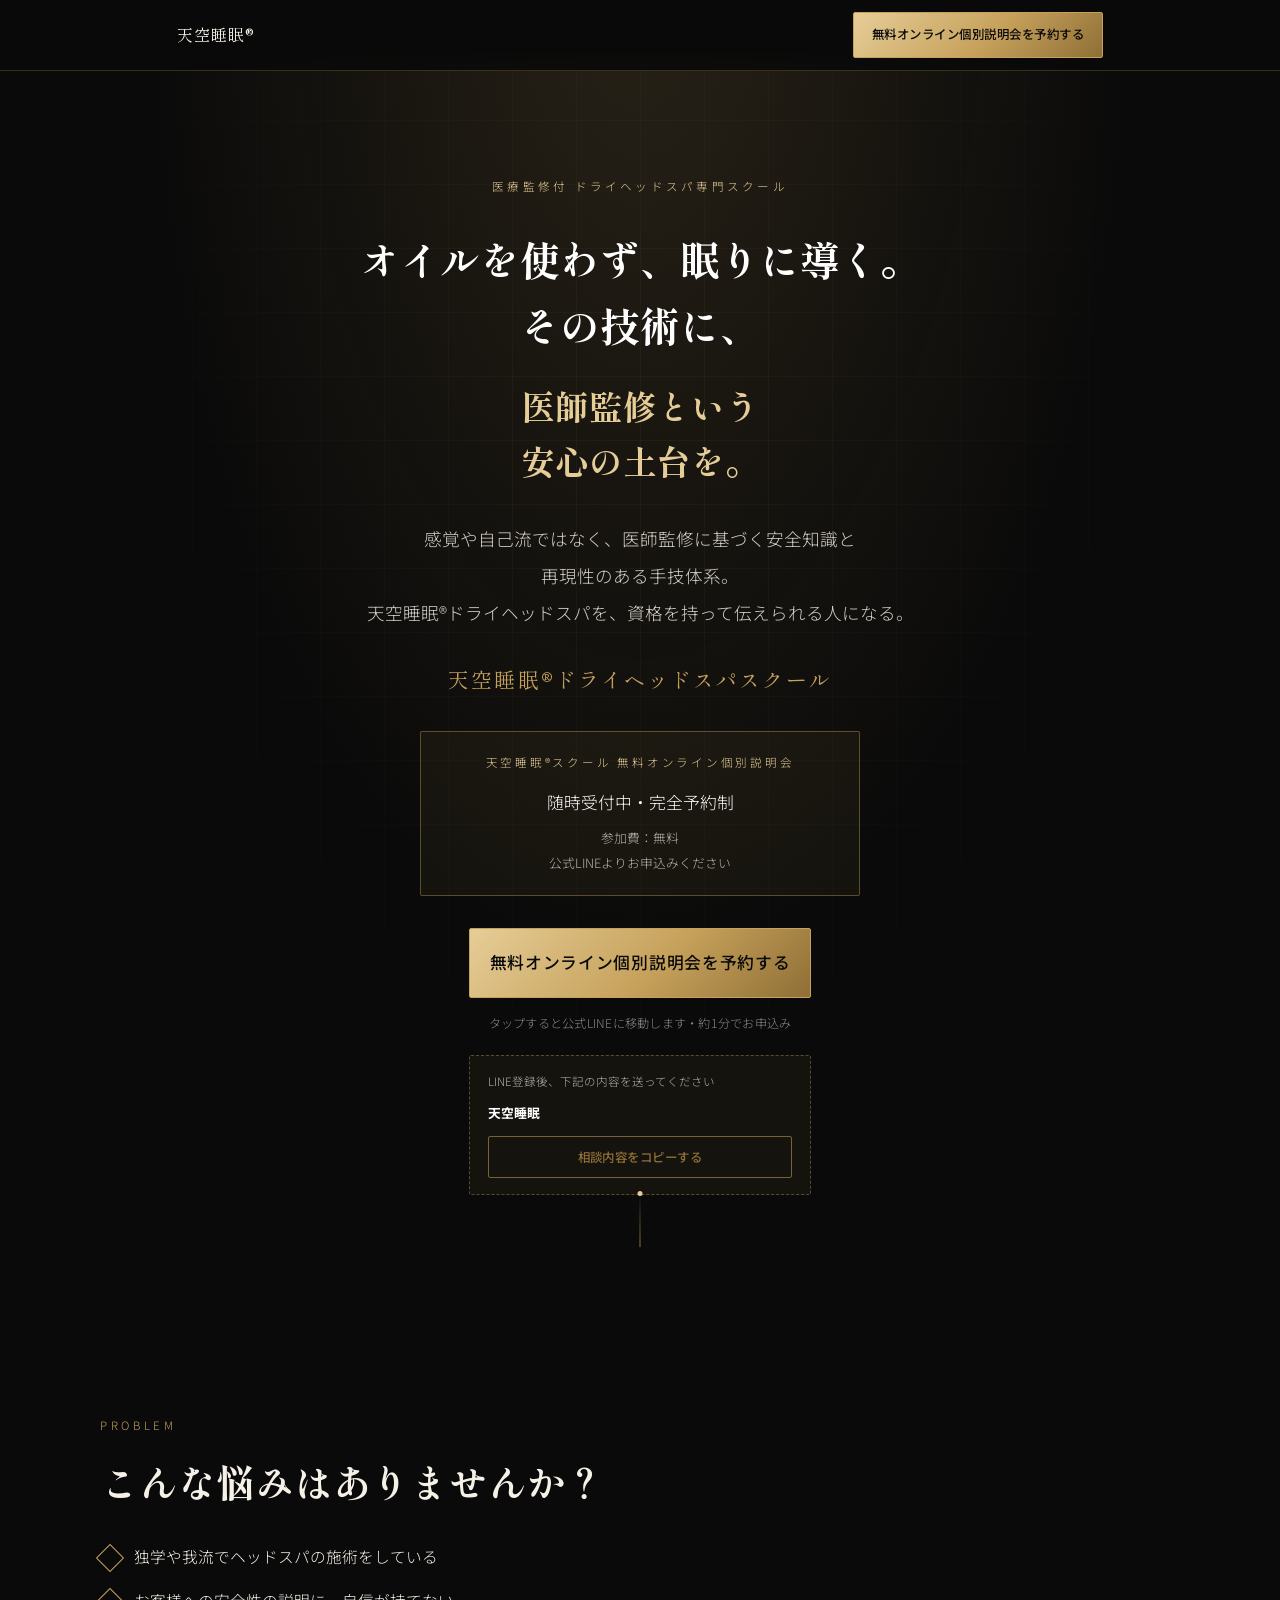
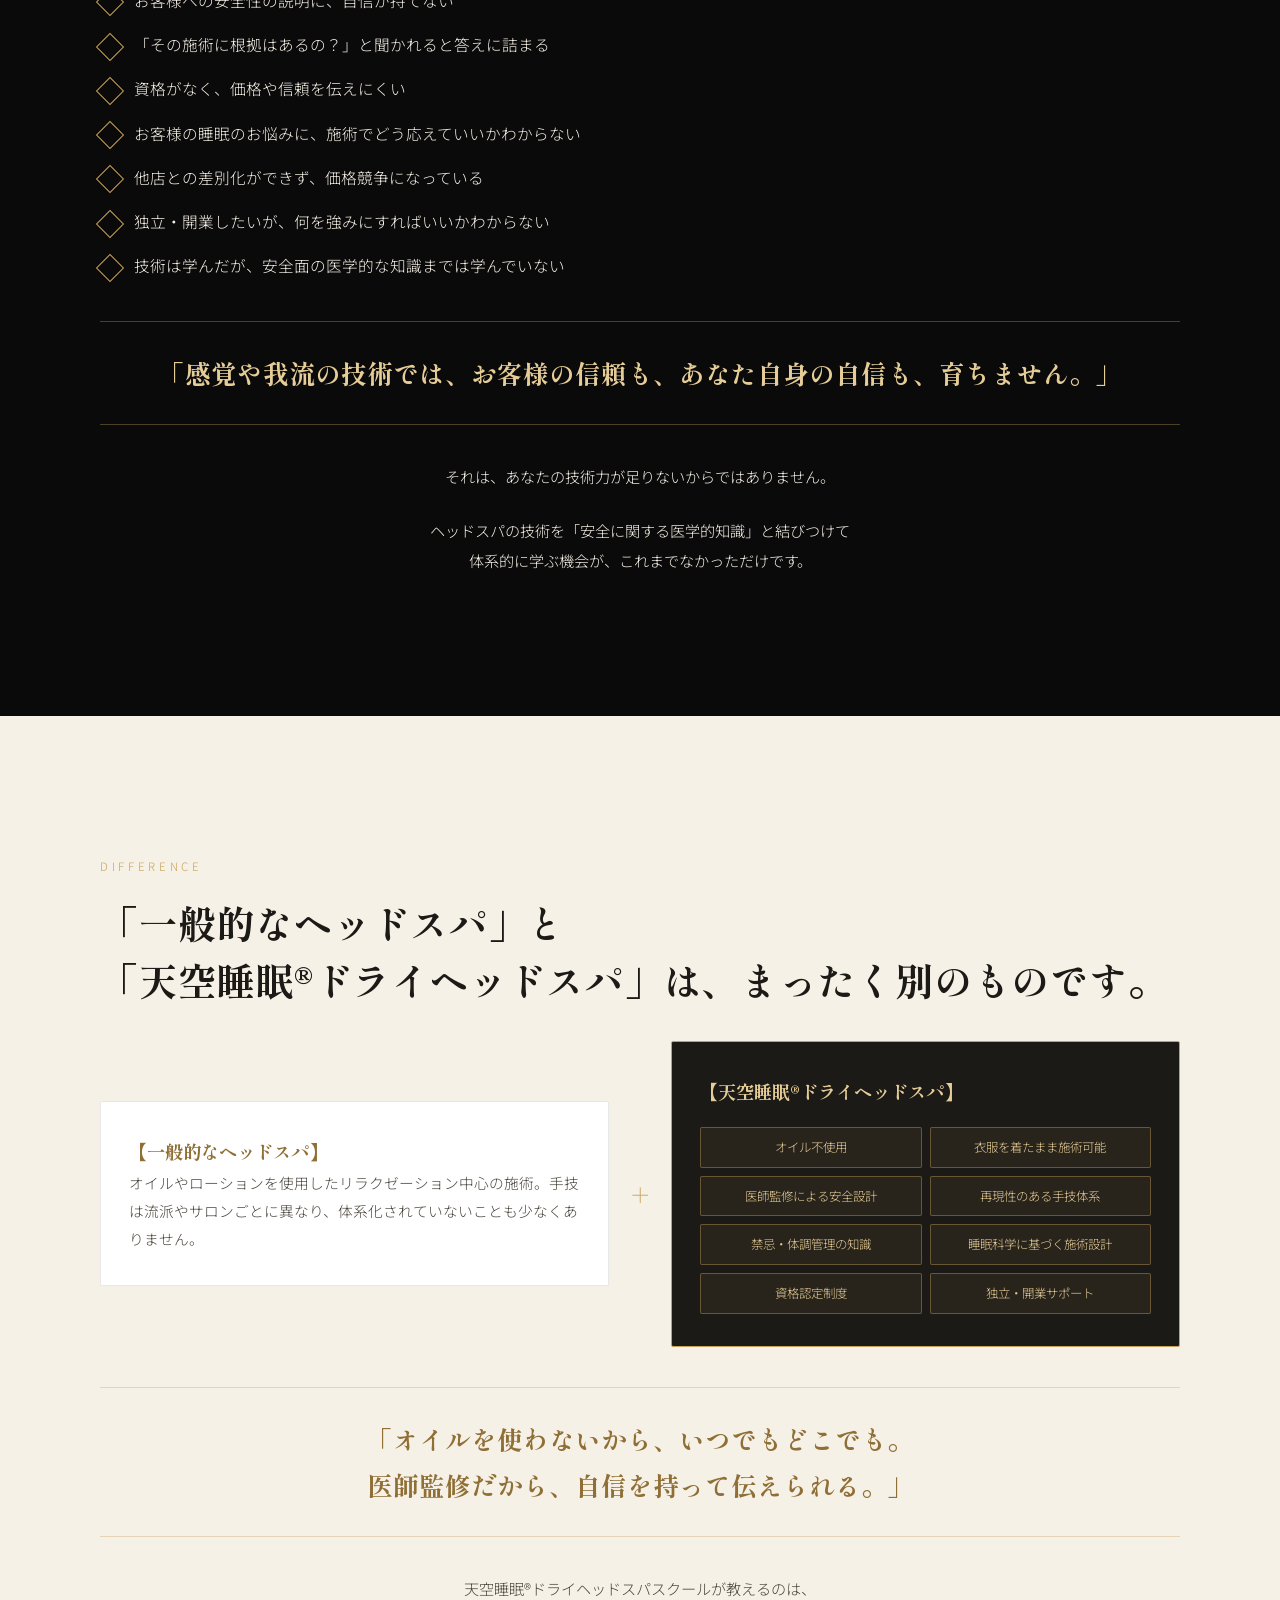
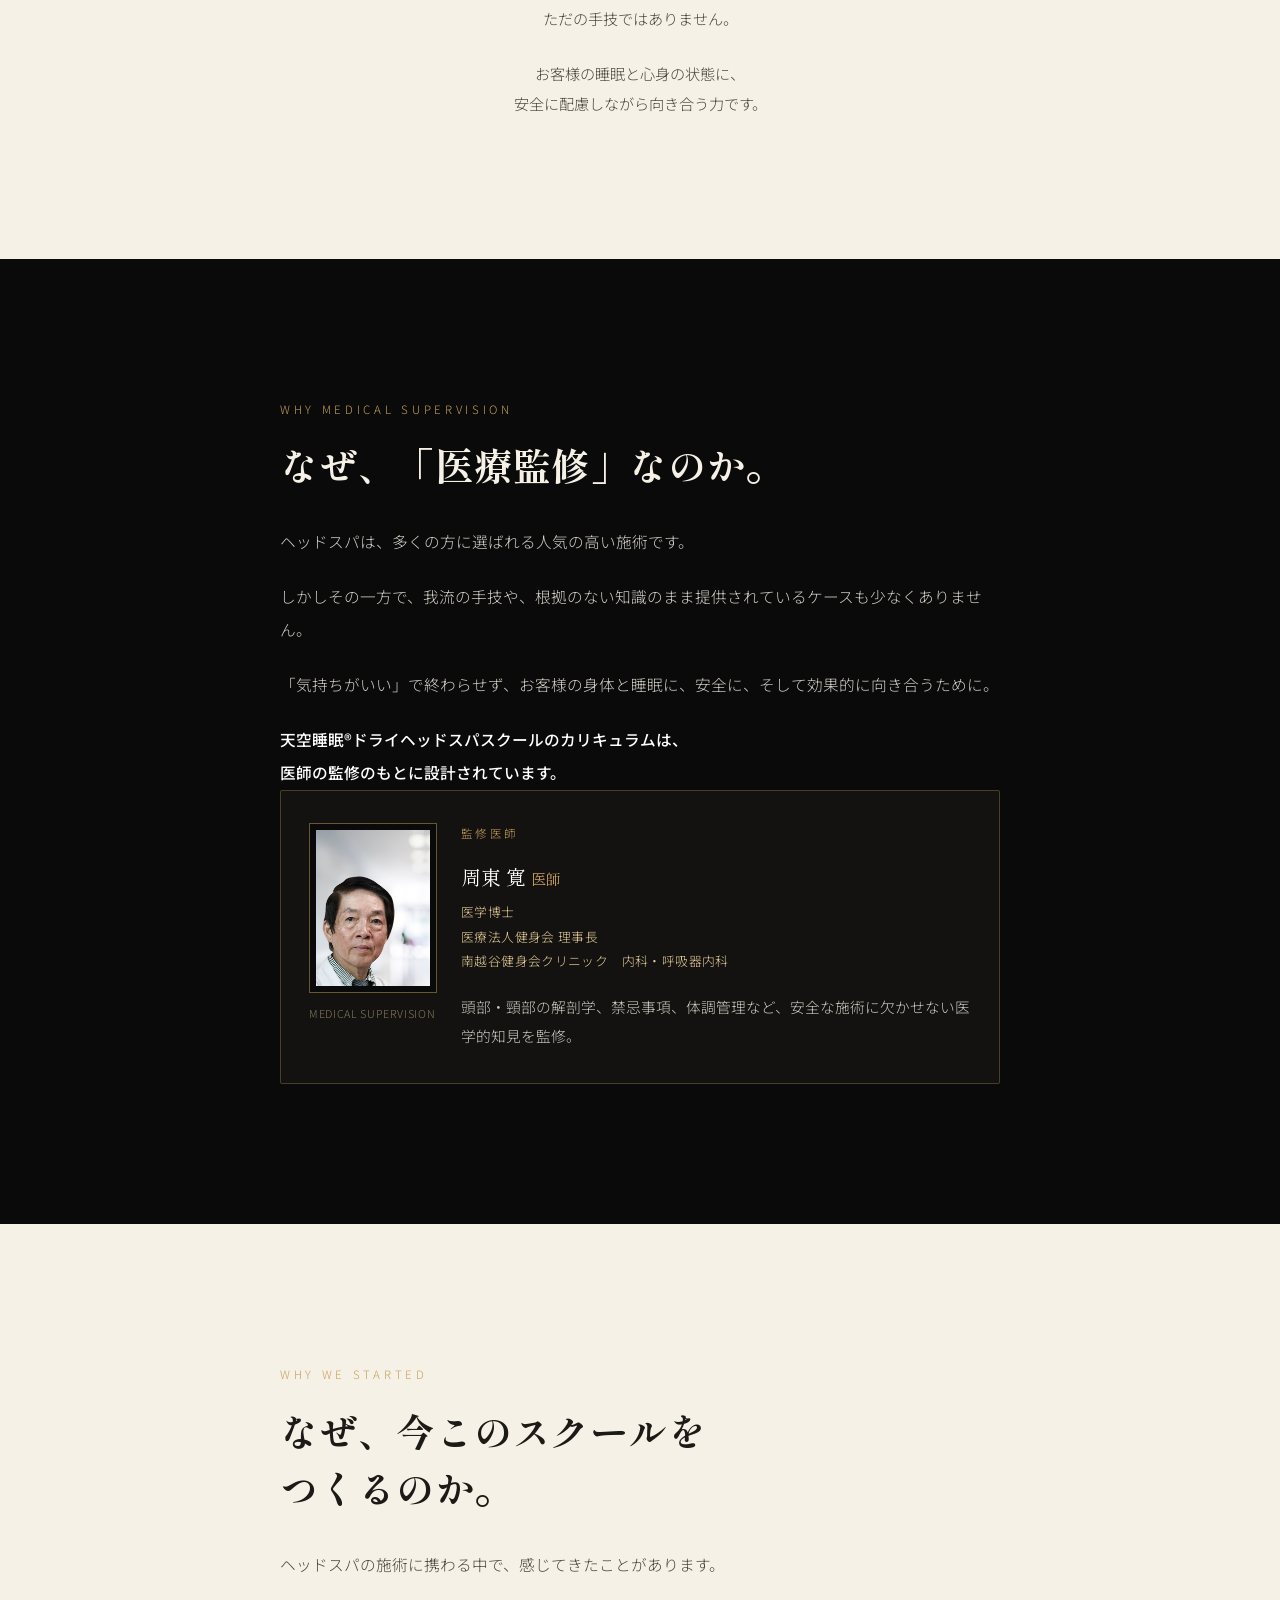
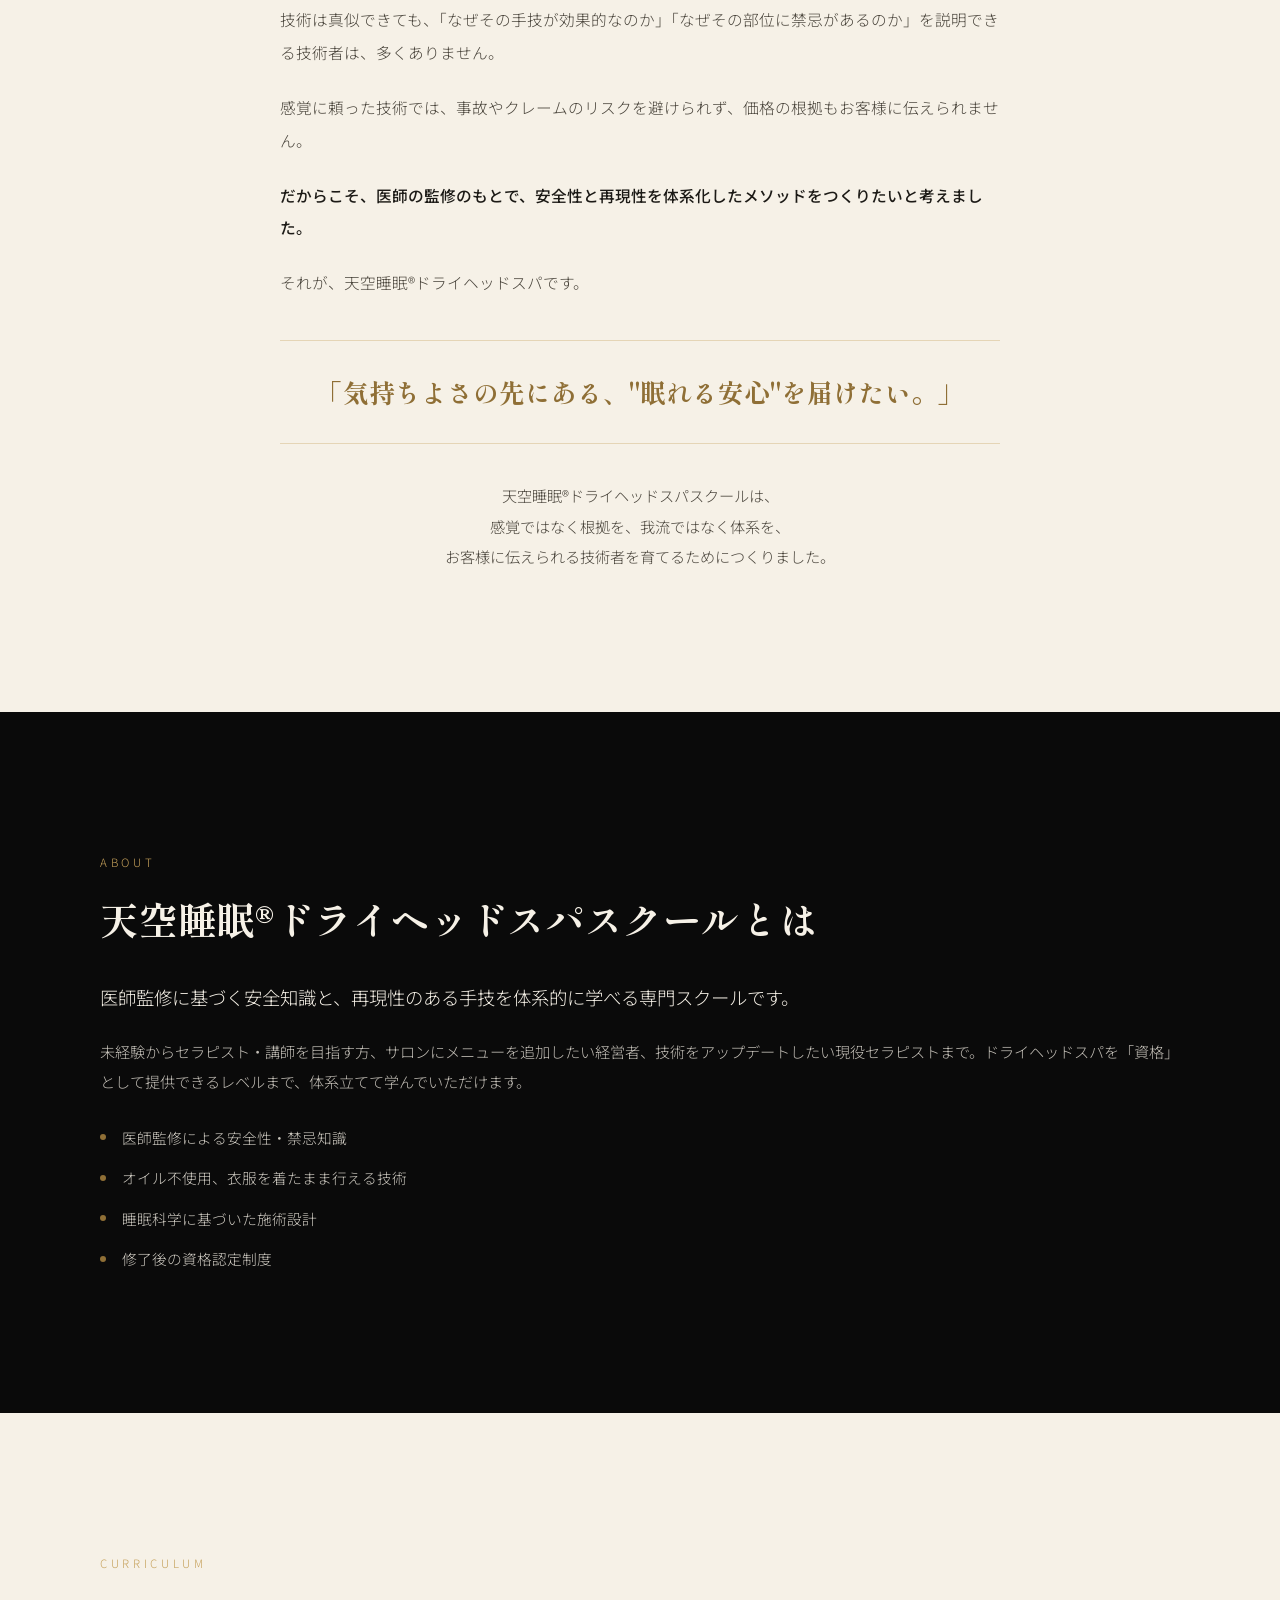
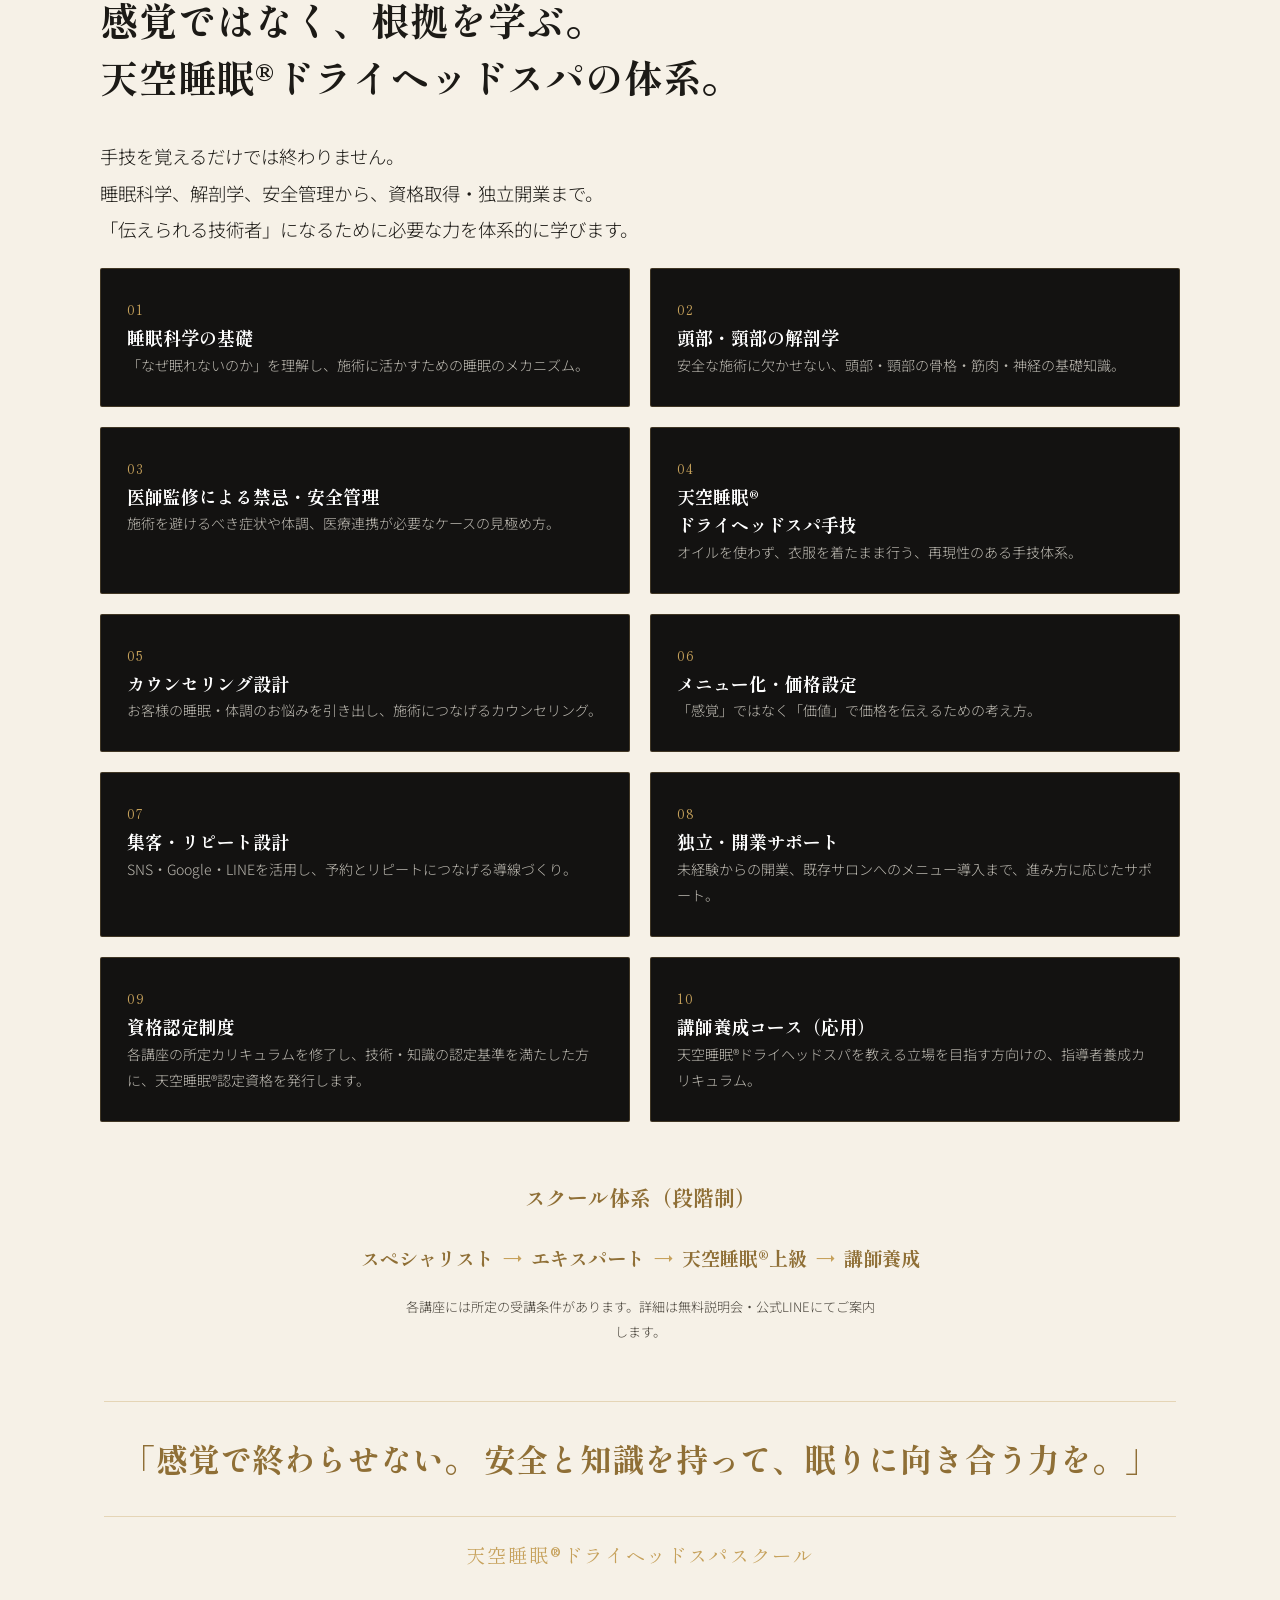
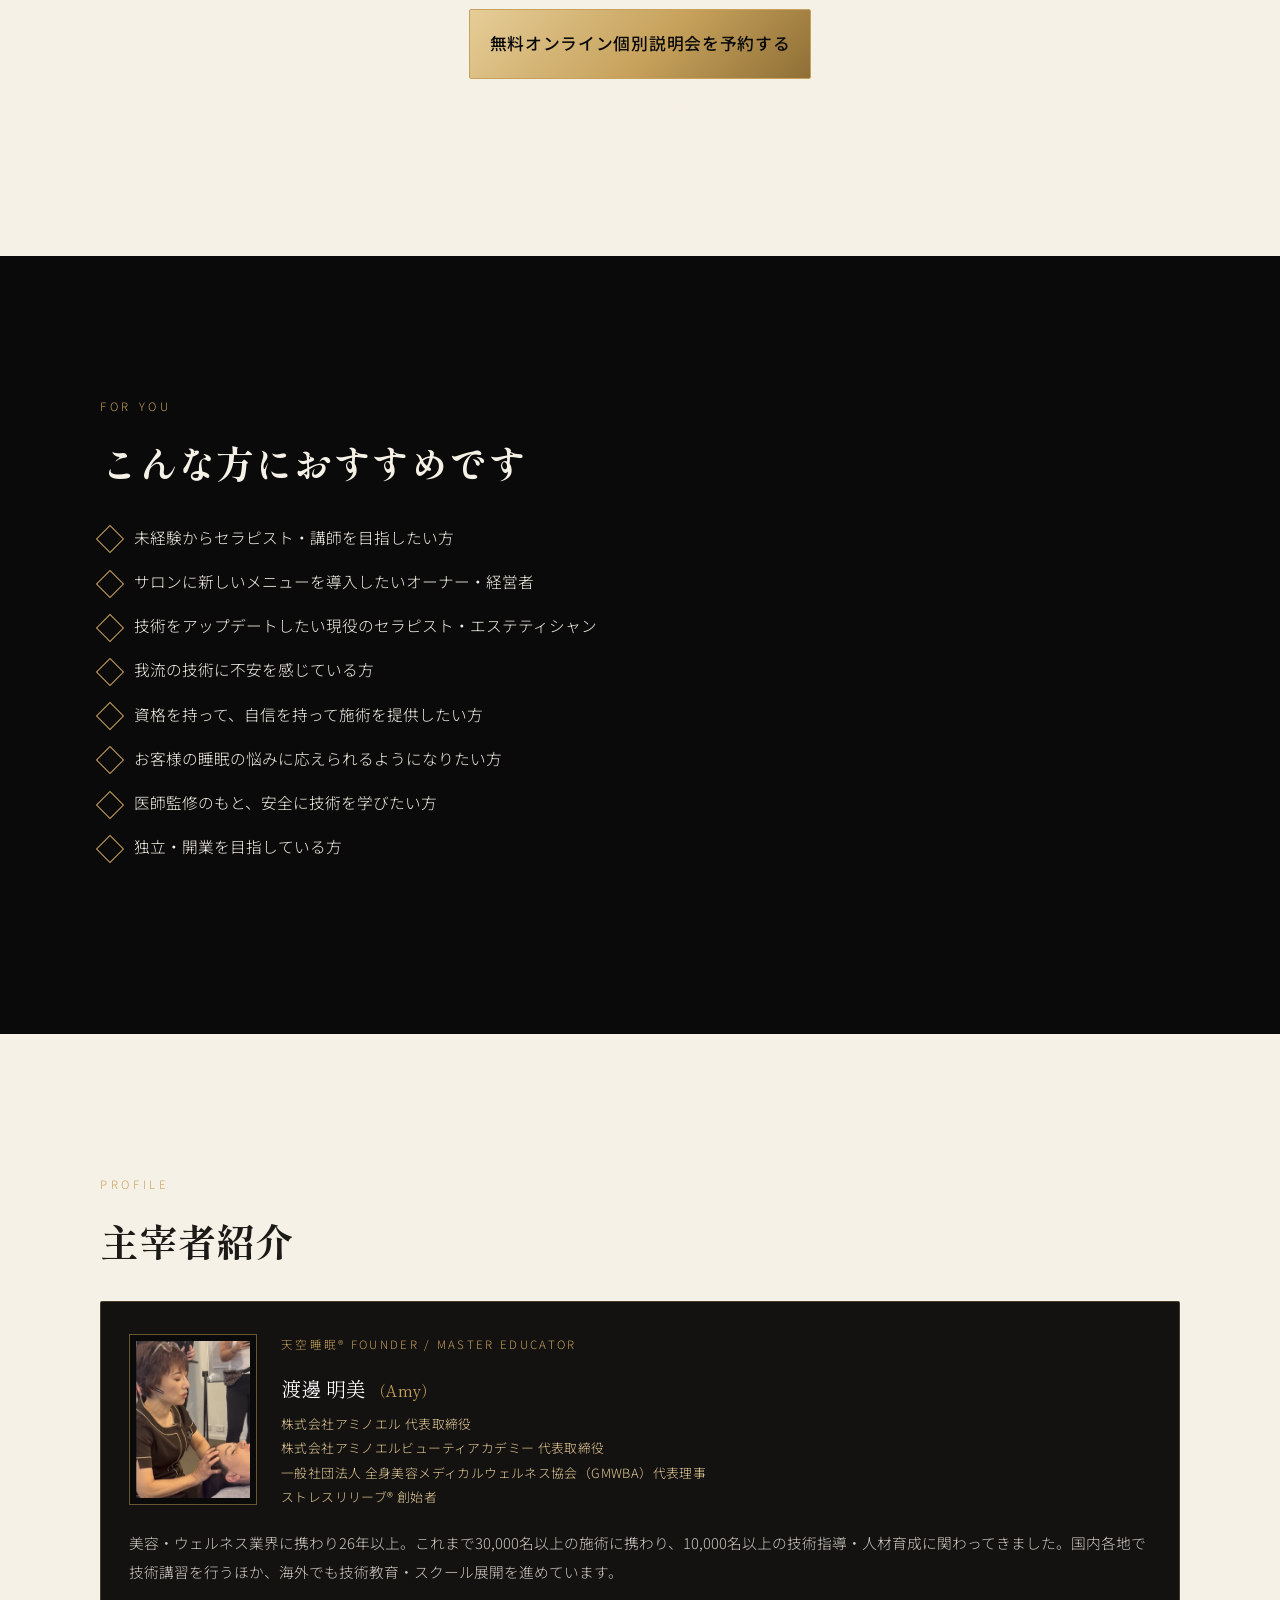
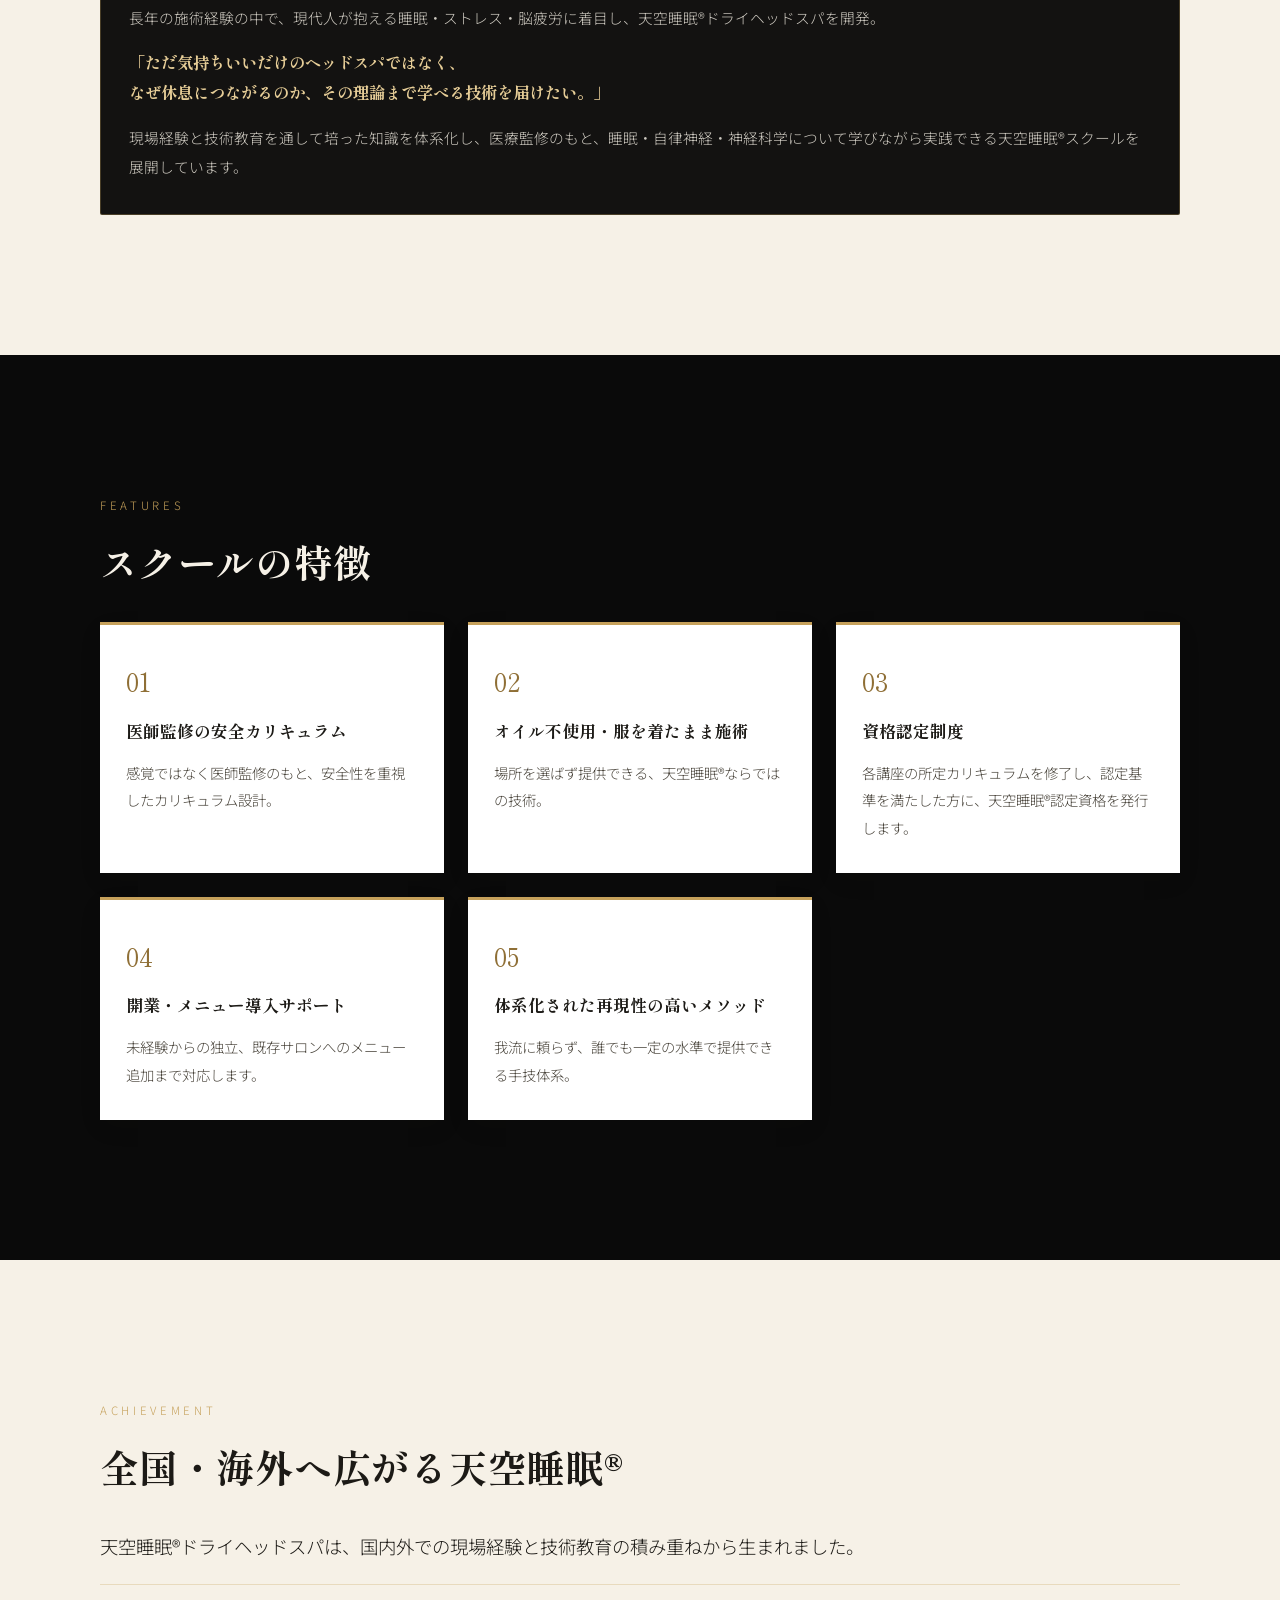
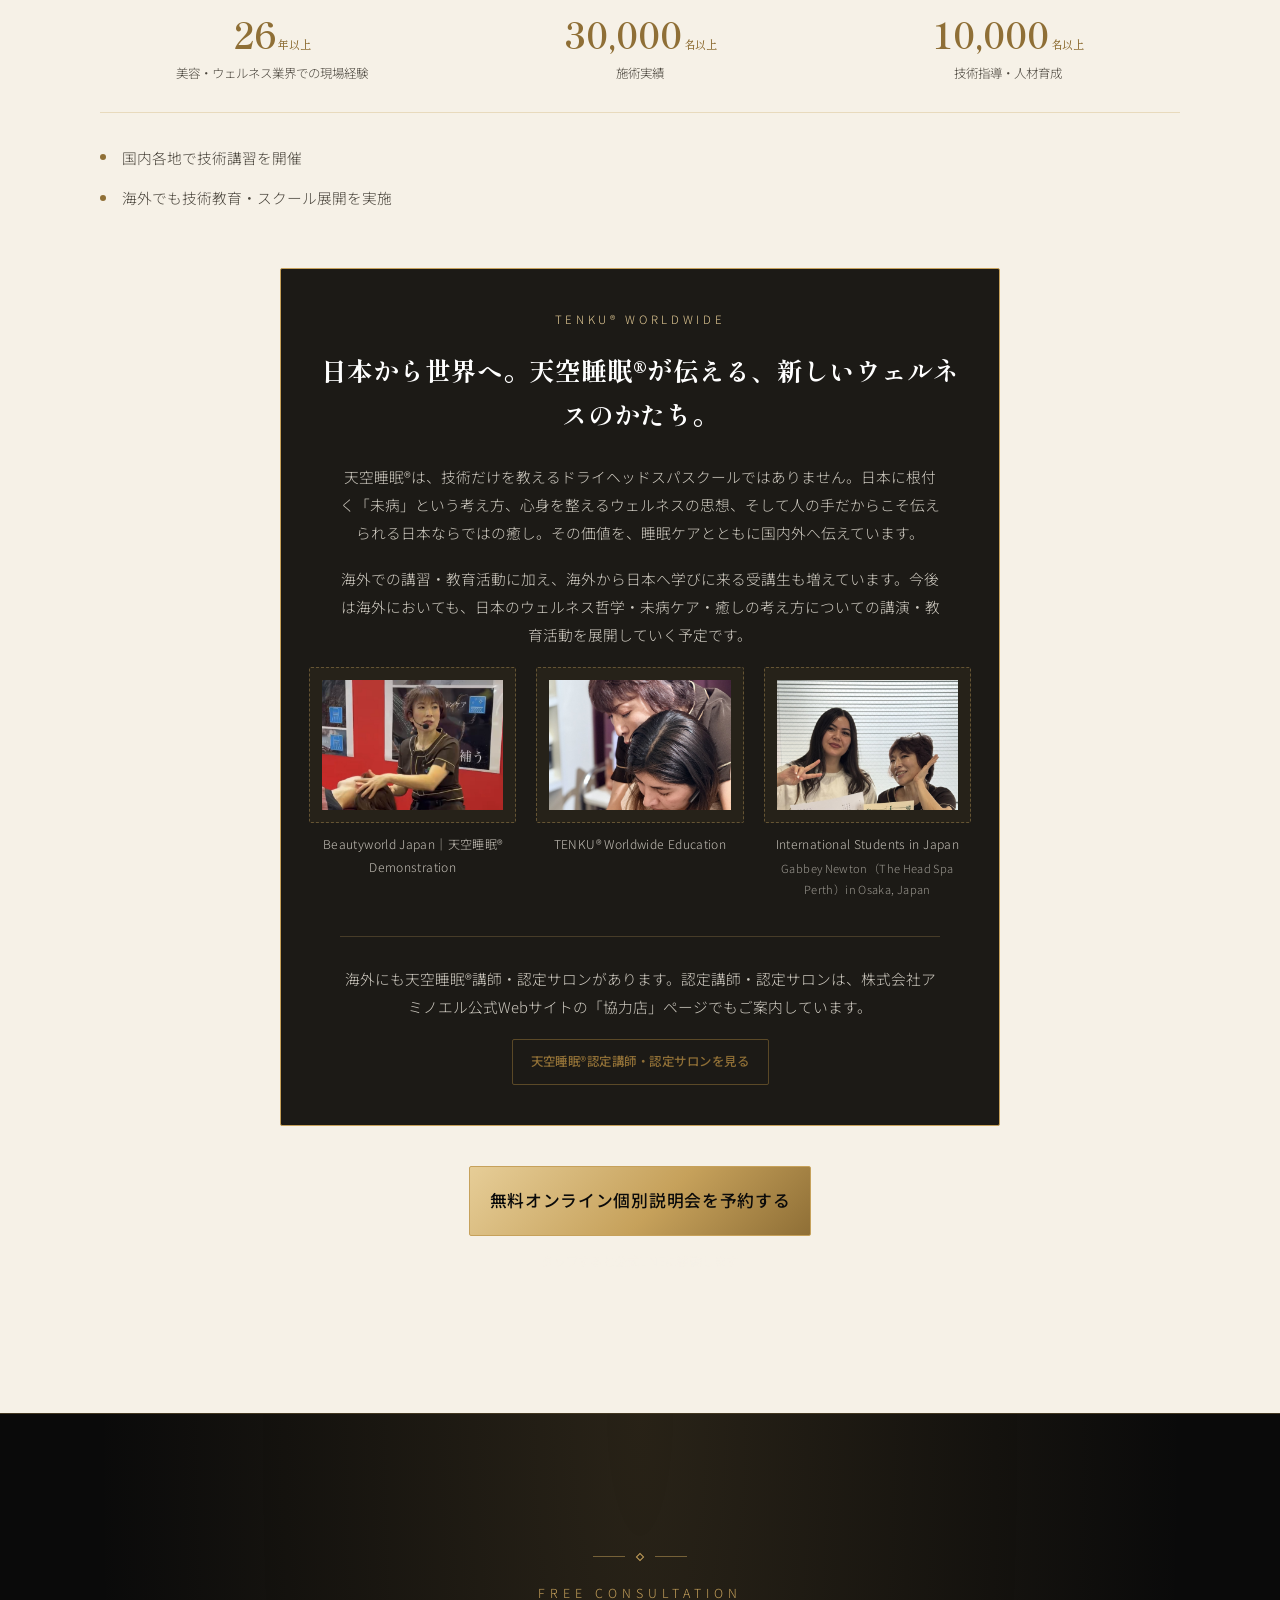
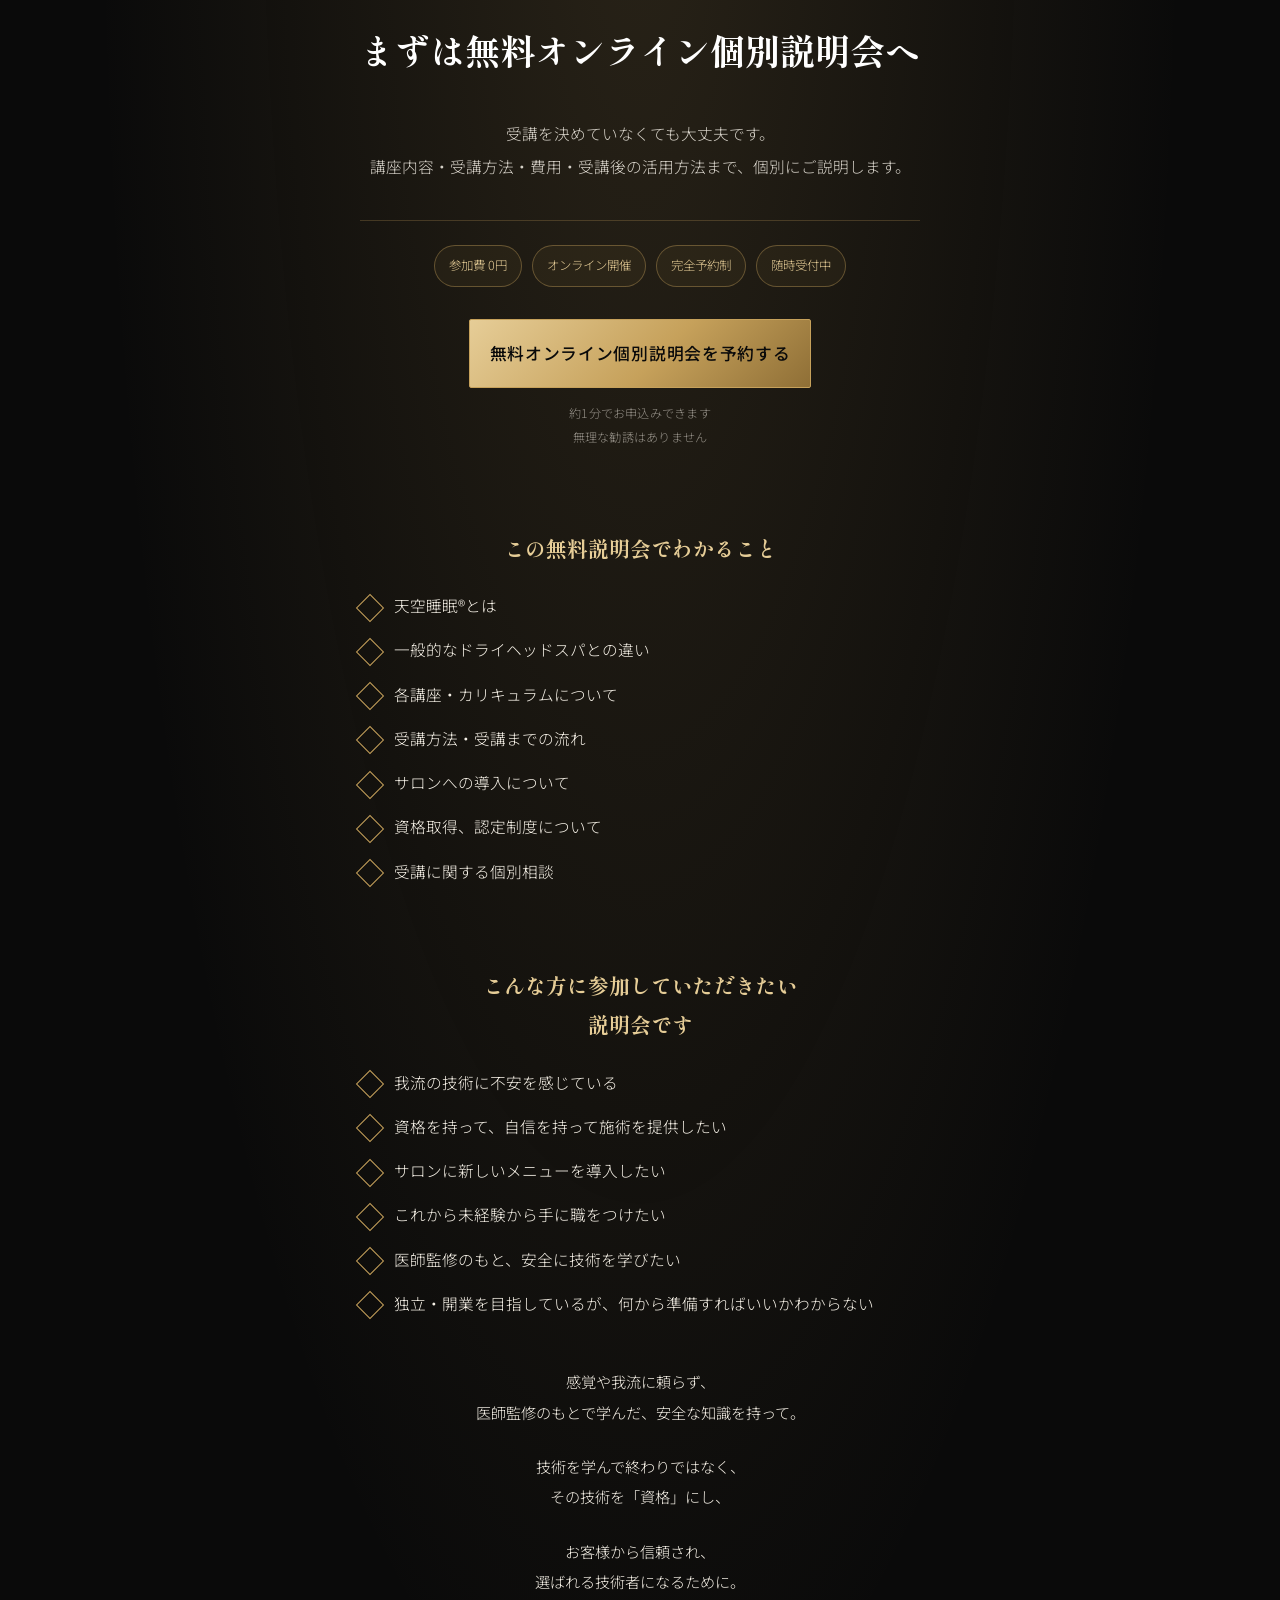
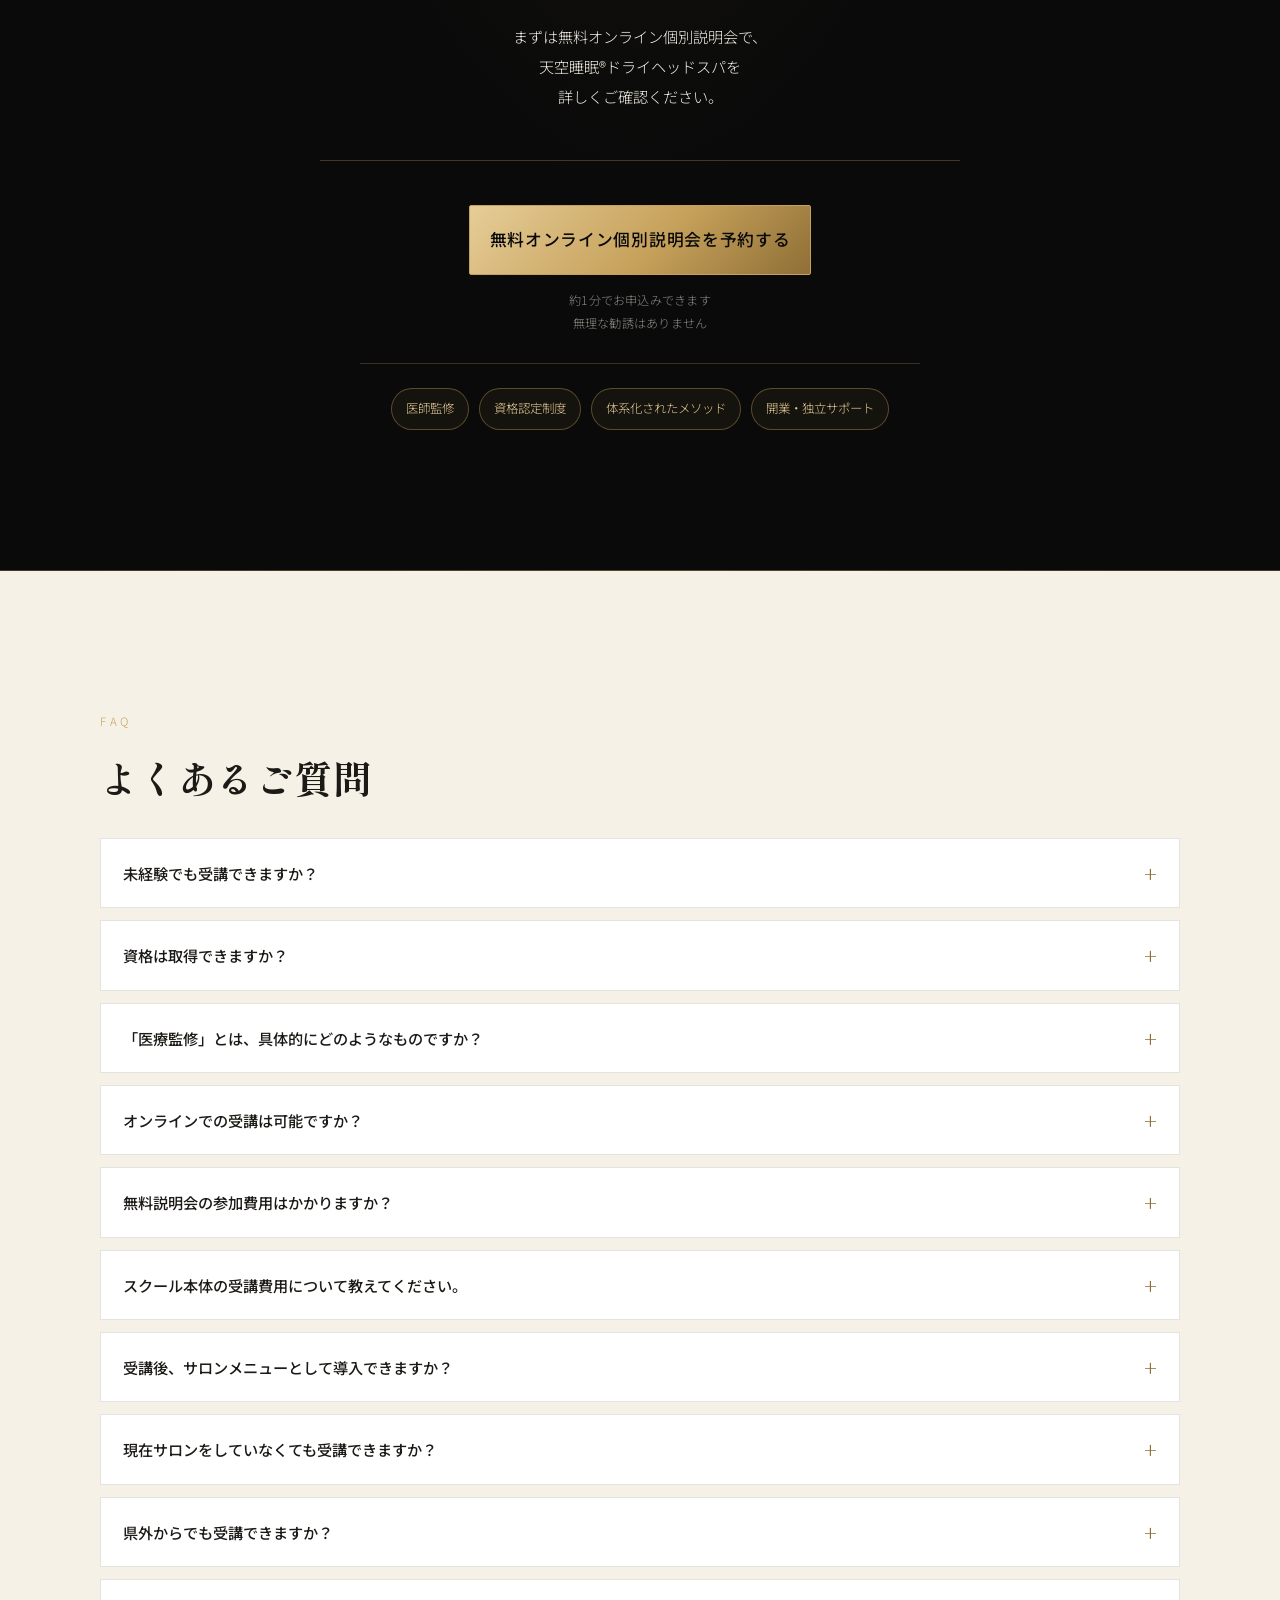
<file: index.html>
<!DOCTYPE html>
<html lang="ja">
<head>
<meta charset="UTF-8">
<meta name="viewport" content="width=device-width, initial-scale=1.0">
<title>天空睡眠®︎ドライヘッドスパスクール｜医療監修付・資格取得できるドライヘッドスパ専門スクール</title>
<meta name="description" content="医療監修に基づく安全知識と、再現性のある手技を体系的に学べる、天空睡眠®︎ドライヘッドスパ専門スクール。未経験からセラピスト・講師を目指す方、サロン経営者、現役セラピストまで。無料説明会、受付中。">
<meta name="robots" content="index,follow">
<link rel="canonical" href="https://aminoel0307-ship-it.github.io/tenku-sleep-lp/">

<!-- OGP -->
<meta property="og:type" content="website">
<meta property="og:site_name" content="天空睡眠®︎ドライヘッドスパスクール">
<meta property="og:title" content="天空睡眠®︎ドライヘッドスパスクール｜医療監修付・資格取得できるドライヘッドスパ専門スクール">
<meta property="og:description" content="医療監修に基づく安全知識と、再現性のある手技を体系的に学べる専門スクール。無料説明会、受付中。">
<meta property="og:url" content="https://aminoel0307-ship-it.github.io/tenku-sleep-lp/">
<meta property="og:image" content="https://aminoel0307-ship-it.github.io/tenku-sleep-lp/og-image.png">
<meta property="og:image:width" content="1200">
<meta property="og:image:height" content="630">
<meta property="og:locale" content="ja_JP">
<meta name="twitter:card" content="summary_large_image">
<meta name="twitter:title" content="天空睡眠®︎ドライヘッドスパスクール">
<meta name="twitter:description" content="医療監修に基づく、資格取得できるドライヘッドスパ専門スクール。無料説明会、受付中。">
<meta name="twitter:image" content="https://aminoel0307-ship-it.github.io/tenku-sleep-lp/og-image.png">

<link rel="icon" href="favicon.svg" type="image/svg+xml">

<link rel="preconnect" href="https://fonts.googleapis.com">
<link rel="preconnect" href="https://fonts.gstatic.com" crossorigin>
<link href="https://fonts.googleapis.com/css2?family=Shippori+Mincho:wght@500;700&family=Noto+Sans+JP:wght@300;400;500;700&display=swap" rel="stylesheet">

<link rel="stylesheet" href="css/style.css">
</head>
<body>

<a class="skip-link" href="#main">本文へスキップ</a>

<header class="site-header" id="site-header">
  <div class="site-header__inner">
    <a href="#top" class="site-header__logo">天空睡眠®︎</a>
    <a href="#" class="btn btn--small btn--gold js-cta site-header__cta" data-cta-location="header">無料オンライン個別説明会を予約する</a>
  </div>
</header>

<main id="main">

  <!-- 1. ファーストビュー -->
  <section class="hero" id="top" aria-label="ファーストビュー">
    <div class="hero__inner">
      <p class="eyebrow">医療監修付 ドライヘッドスパ専門スクール</p>
      <h1 class="hero__title">
        オイルを使わず、<br class="sp-only">眠りに導く。<br>
        その技術に、
        <span class="hero__title-accent">医師監修という<br>安心の土台を。</span>
      </h1>
      <p class="hero__lead">
        感覚や自己流ではなく、医師監修に基づく安全知識と<br>
        再現性のある手技体系。<br>
        天空睡眠®︎ドライヘッドスパを、<br class="sp-only">資格を持って伝えられる人になる。
      </p>
      <p class="hero__brand">天空睡眠®︎ドライヘッドスパスクール</p>

      <div class="hero__event">
        <p class="hero__event-label">天空睡眠®︎スクール 無料オンライン個別説明会</p>
        <p class="hero__event-name">随時受付中・完全予約制</p>
        <p class="hero__event-meta">参加費：無料<br>公式LINEよりお申込みください</p>
      </div>

      <div class="hero__cta-group">
        <a href="#" class="btn btn--gold btn--large btn--tight js-cta" data-cta-location="hero">無料オンライン個別説明会を予約する</a>
        <p class="hero__cta-note">タップすると公式LINEに移動します・約1分でお申込み</p>

        <div class="line-guide">
          <p class="line-guide__label">LINE登録後、下記の内容を送ってください</p>
          <div class="line-guide__box">
            <strong>天空睡眠</strong>
          </div>
          <button type="button" class="btn-copy js-copy-line-message">相談内容をコピーする</button>
        </div>
      </div>
    </div>
    <div class="hero__scroll" aria-hidden="true"><span></span></div>
  </section>

  <!-- 2. 問題提起 -->
  <section class="section section--dark" aria-labelledby="problem-title">
    <div class="section__inner">
      <p class="section__eyebrow">PROBLEM</p>
      <h2 class="section__title" id="problem-title">こんな悩みは<br class="sp-only">ありませんか？</h2>
      <ul class="check-list">
        <li>独学や我流でヘッドスパの施術をしている</li>
        <li>お客様への安全性の説明に、自信が持てない</li>
        <li>「その施術に根拠はあるの？」と聞かれると答えに詰まる</li>
        <li>資格がなく、価格や信頼を伝えにくい</li>
        <li>お客様の睡眠のお悩みに、施術でどう応えていいかわからない</li>
        <li>他店との差別化ができず、価格競争になっている</li>
        <li>独立・開業したいが、何を強みにすればいいかわからない</li>
        <li>技術は学んだが、安全面の医学的な知識までは学んでいない</li>
      </ul>
      <p class="section__emphasis">「感覚や我流の技術では、<br class="sp-only">お客様の信頼も、<br class="sp-only">あなた自身の自信も、育ちません。」</p>
      <div class="section__closing">
        <p>それは、あなたの技術力が足りないからではありません。</p>
        <p>ヘッドスパの技術を「安全に関する医学的知識」と結びつけて<br>体系的に学ぶ機会が、これまでなかっただけです。</p>
      </div>
    </div>
  </section>

  <!-- 3. 天空睡眠®︎ドライヘッドスパとは -->
  <section class="section section--ivory" aria-labelledby="diff-title">
    <div class="section__inner">
      <p class="section__eyebrow">DIFFERENCE</p>
      <h2 class="section__title" id="diff-title">「一般的なヘッドスパ」と<br>「天空睡眠®︎ドライヘッドスパ」は、<br class="sp-only">まったく別のものです。</h2>
      <div class="compare">
        <div class="compare__card">
          <p class="compare__label">【一般的なヘッドスパ】</p>
          <p class="compare__text">オイルやローションを使用したリラクゼーション中心の施術。手技は流派やサロンごとに異なり、体系化されていないことも少なくありません。</p>
        </div>
        <div class="compare__divider" aria-hidden="true">＋</div>
        <div class="compare__card compare__card--gold">
          <p class="compare__label">【天空睡眠®︎ドライヘッドスパ】</p>
          <ul class="compare__tags">
            <li>オイル不使用</li>
            <li>衣服を着たまま施術可能</li>
            <li>医師監修による安全設計</li>
            <li>再現性のある手技体系</li>
            <li>禁忌・体調管理の知識</li>
            <li>睡眠科学に基づく施術設計</li>
            <li>資格認定制度</li>
            <li>独立・開業サポート</li>
          </ul>
        </div>
      </div>
      <p class="section__emphasis">「オイルを使わないから、いつでもどこでも。<br>医師監修だから、自信を持って伝えられる。」</p>
      <div class="section__closing">
        <p>天空睡眠®︎ドライヘッドスパスクールが教えるのは、<br>ただの手技ではありません。</p>
        <p>お客様の睡眠と心身の状態に、<br>安全に配慮しながら向き合う力です。</p>
      </div>
    </div>
  </section>

  <!-- 4. なぜ「医療監修」なのか -->
  <section class="section section--dark section--narrow" aria-labelledby="why-medical-title">
    <div class="section__inner">
      <p class="section__eyebrow">WHY MEDICAL SUPERVISION</p>
      <h2 class="section__title" id="why-medical-title">なぜ、<br class="sp-only">「医療監修」なのか。</h2>

      <div class="prose">
        <p>ヘッドスパは、多くの方に選ばれる人気の高い施術です。</p>
        <p>しかしその一方で、我流の手技や、根拠のない知識のまま提供されているケースも少なくありません。</p>
        <p>「気持ちがいい」で終わらせず、お客様の身体と睡眠に、安全に、そして効果的に向き合うために。</p>
        <p class="prose__highlight">天空睡眠®︎ドライヘッドスパスクールのカリキュラムは、<br>医師の監修のもとに設計されています。</p>
      </div>

      <div class="person-grid">
        <article class="person-card">
          <div class="person-card__photo">
            <div class="person-card__photo-frame"><img src="images/medical-supervision-dr-shuto.jpg" alt="医療監修 周東寛医師" loading="lazy" style="object-position: center 20%;"></div>
            <p class="person-card__photo-caption">Medical Supervision</p>
          </div>
          <p class="person-card__eyebrow">監修医師</p>
          <p class="person-card__name">周東 寛 <span class="person-card__alias">医師</span></p>
          <div class="person-card__role">
            <p>医学博士</p>
            <p>医療法人健身会 理事長</p>
            <p>南越谷健身会クリニック　内科・呼吸器内科</p>
          </div>
          <p class="person-card__text">
            頭部・頸部の解剖学、禁忌事項、体調管理など、安全な施術に欠かせない医学的知見を監修。
          </p>
        </article>
      </div>
    </div>
  </section>

  <!-- 5. スクールを作った理由 -->
  <section class="section section--ivory section--narrow" aria-labelledby="founder-why-title">
    <div class="section__inner">
      <p class="section__eyebrow">WHY WE STARTED</p>
      <h2 class="section__title" id="founder-why-title">なぜ、今このスクールを<br>つくるのか。</h2>

      <div class="prose">
        <p>ヘッドスパの施術に携わる中で、感じてきたことがあります。</p>
        <p>技術は真似できても、「なぜその手技が効果的なのか」「なぜその部位に禁忌があるのか」を説明できる技術者は、多くありません。</p>
        <p>感覚に頼った技術では、事故やクレームのリスクを避けられず、価格の根拠もお客様に伝えられません。</p>
        <p class="prose__highlight">だからこそ、医師の監修のもとで、安全性と再現性を体系化したメソッドをつくりたいと考えました。</p>
        <p>それが、天空睡眠®︎ドライヘッドスパです。</p>
      </div>

      <p class="section__emphasis">「気持ちよさの先にある、<br class="sp-only">"眠れる安心"を届けたい。」</p>
      <div class="section__closing">
        <p>天空睡眠®︎ドライヘッドスパスクールは、<br>感覚ではなく根拠を、我流ではなく体系を、<br>お客様に伝えられる技術者を育てるためにつくりました。</p>
      </div>
    </div>
  </section>

  <!-- 6. 天空睡眠®︎ドライヘッドスパスクールとは -->
  <section class="section section--dark" aria-labelledby="about-title">
    <div class="section__inner">
      <p class="section__eyebrow">ABOUT</p>
      <h2 class="section__title" id="about-title">天空睡眠®︎ドライヘッドスパ<br class="sp-only">スクールとは</h2>
      <p class="section__lead">医師監修に基づく安全知識と、再現性のある手技を体系的に学べる専門スクールです。</p>
      <p class="section__text">
        未経験からセラピスト・講師を目指す方、サロンにメニューを追加したい経営者、技術をアップデートしたい現役セラピストまで。ドライヘッドスパを「資格」として提供できるレベルまで、体系立てて学んでいただけます。
      </p>
      <ul class="dot-list">
        <li>医師監修による安全性・禁忌知識</li>
        <li>オイル不使用、衣服を着たまま行える技術</li>
        <li>睡眠科学に基づいた施術設計</li>
        <li>修了後の資格認定制度</li>
      </ul>
    </div>
  </section>

  <!-- 7. カリキュラム -->
  <section class="section section--ivory" aria-labelledby="curriculum-title">
    <div class="section__inner">
      <p class="section__eyebrow">CURRICULUM</p>
      <h2 class="section__title" id="curriculum-title">感覚ではなく、根拠を学ぶ。<br>天空睡眠®︎ドライヘッドスパの体系。</h2>
      <p class="section__lead">
        手技を覚えるだけでは終わりません。<br>
        睡眠科学、解剖学、安全管理から、資格取得・独立開業まで。<br>
        「伝えられる技術者」になるために必要な力を体系的に学びます。
      </p>

      <div class="curriculum-cards">
        <article class="curriculum-card">
          <p class="curriculum-card__num">01</p>
          <h3 class="curriculum-card__title">睡眠科学の基礎</h3>
          <p class="curriculum-card__text">「なぜ眠れないのか」を理解し、施術に活かすための睡眠のメカニズム。</p>
        </article>
        <article class="curriculum-card">
          <p class="curriculum-card__num">02</p>
          <h3 class="curriculum-card__title">頭部・頸部の解剖学</h3>
          <p class="curriculum-card__text">安全な施術に欠かせない、頭部・頸部の骨格・筋肉・神経の基礎知識。</p>
        </article>
        <article class="curriculum-card">
          <p class="curriculum-card__num">03</p>
          <h3 class="curriculum-card__title">医師監修による禁忌・安全管理</h3>
          <p class="curriculum-card__text">施術を避けるべき症状や体調、医療連携が必要なケースの見極め方。</p>
        </article>
        <article class="curriculum-card">
          <p class="curriculum-card__num">04</p>
          <h3 class="curriculum-card__title">天空睡眠®︎<br>ドライヘッドスパ手技</h3>
          <p class="curriculum-card__text">オイルを使わず、衣服を着たまま行う、再現性のある手技体系。</p>
        </article>
        <article class="curriculum-card">
          <p class="curriculum-card__num">05</p>
          <h3 class="curriculum-card__title">カウンセリング設計</h3>
          <p class="curriculum-card__text">お客様の睡眠・体調のお悩みを引き出し、施術につなげるカウンセリング。</p>
        </article>
        <article class="curriculum-card">
          <p class="curriculum-card__num">06</p>
          <h3 class="curriculum-card__title">メニュー化・価格設定</h3>
          <p class="curriculum-card__text">「感覚」ではなく「価値」で価格を伝えるための考え方。</p>
        </article>
        <article class="curriculum-card">
          <p class="curriculum-card__num">07</p>
          <h3 class="curriculum-card__title">集客・リピート設計</h3>
          <p class="curriculum-card__text">SNS・Google・LINEを活用し、予約とリピートにつなげる導線づくり。</p>
        </article>
        <article class="curriculum-card">
          <p class="curriculum-card__num">08</p>
          <h3 class="curriculum-card__title">独立・開業サポート</h3>
          <p class="curriculum-card__text">未経験からの開業、既存サロンへのメニュー導入まで、進み方に応じたサポート。</p>
        </article>
        <article class="curriculum-card">
          <p class="curriculum-card__num">09</p>
          <h3 class="curriculum-card__title">資格認定制度</h3>
          <p class="curriculum-card__text">各講座の所定カリキュラムを修了し、技術・知識の認定基準を満たした方に、天空睡眠®︎認定資格を発行します。</p>
        </article>
        <article class="curriculum-card">
          <p class="curriculum-card__num">10</p>
          <h3 class="curriculum-card__title">講師養成コース（応用）</h3>
          <p class="curriculum-card__text">天空睡眠®︎ドライヘッドスパを教える立場を目指す方向けの、指導者養成カリキュラム。</p>
        </article>
      </div>

      <div class="course-levels">
        <p class="seminar-subhead">スクール体系（段階制）</p>
        <p class="course-levels__steps">
          <span class="course-levels__step">スペシャリスト</span> <span class="course-levels__arrow" aria-hidden="true">→</span>
          <span class="course-levels__step">エキスパート</span> <span class="course-levels__arrow" aria-hidden="true">→</span>
          <span class="course-levels__step">天空睡眠®︎上級</span> <span class="course-levels__arrow" aria-hidden="true">→</span>
          <span class="course-levels__step">講師養成</span>
        </p>
        <p class="course-levels__note">各講座には所定の受講条件があります。詳細は無料説明会・公式LINEにてご案内します。</p>
      </div>

      <div class="curriculum-closing">
        <p class="section__emphasis section__emphasis--lg">
          「感覚で終わらせない。<br class="sp-only">
          安全と知識を持って、<br class="sp-only">眠りに向き合う力を。」
        </p>
        <p class="curriculum-closing__brand">天空睡眠®︎ドライヘッドスパスクール</p>
        <a href="#" class="btn btn--gold btn--large btn--tight js-cta" data-cta-location="curriculum">無料オンライン個別説明会を予約する</a>
        <p class="hero__cta-note">タップすると公式LINEに移動します</p>
      </div>
    </div>
  </section>

  <!-- 8. こんな方におすすめ -->
  <section class="section section--dark" aria-labelledby="target-title">
    <div class="section__inner">
      <p class="section__eyebrow">FOR YOU</p>
      <h2 class="section__title" id="target-title">こんな方に<br class="sp-only">おすすめです</h2>
      <ul class="check-list">
        <li>未経験からセラピスト・講師を目指したい方</li>
        <li>サロンに新しいメニューを導入したいオーナー・経営者</li>
        <li>技術をアップデートしたい現役のセラピスト・エステティシャン</li>
        <li>我流の技術に不安を感じている方</li>
        <li>資格を持って、自信を持って施術を提供したい方</li>
        <li>お客様の睡眠の悩みに応えられるようになりたい方</li>
        <li>医師監修のもと、安全に技術を学びたい方</li>
        <li>独立・開業を目指している方</li>
      </ul>
    </div>
  </section>

  <!-- 9. 講師紹介 -->
  <section class="section section--ivory" aria-labelledby="profile-title">
    <div class="section__inner">
      <p class="section__eyebrow">PROFILE</p>
      <h2 class="section__title" id="profile-title">主宰者紹介</h2>
      <div class="person-grid">
        <article class="person-card">
          <div class="person-card__photo">
            <div class="person-card__photo-frame"><img src="images/amy-founder-portrait.jpg" alt="天空睡眠®︎創始者 渡邊明美（Amy）による技術指導の様子" loading="lazy" style="object-position: center 20%;"></div>
          </div>
          <p class="person-card__eyebrow">天空睡眠®︎ Founder / Master Educator</p>
          <p class="person-card__name">渡邊 明美 <span class="person-card__alias">（Amy）</span></p>
          <div class="person-card__role">
            <p>株式会社アミノエル 代表取締役</p>
            <p>株式会社アミノエルビューティアカデミー 代表取締役</p>
            <p>一般社団法人 全身美容メディカルウェルネス協会（GMWBA）代表理事</p>
            <p>ストレスリリーブ®︎ 創始者</p>
          </div>
          <p class="person-card__text">
            美容・ウェルネス業界に携わり26年以上。これまで30,000名以上の施術に携わり、10,000名以上の技術指導・人材育成に関わってきました。国内各地で技術講習を行うほか、海外でも技術教育・スクール展開を進めています。
          </p>
          <p class="person-card__text">
            長年の施術経験の中で、現代人が抱える睡眠・ストレス・脳疲労に着目し、天空睡眠®︎ドライヘッドスパを開発。
          </p>
          <p class="person-card__quote">「ただ気持ちいいだけのヘッドスパではなく、<br>なぜ休息につながるのか、その理論まで学べる技術を届けたい。」</p>
          <p class="person-card__text">
            現場経験と技術教育を通して培った知識を体系化し、医療監修のもと、睡眠・自律神経・神経科学について学びながら実践できる天空睡眠®︎スクールを展開しています。
          </p>
        </article>
      </div>
    </div>
  </section>

  <!-- 10. スクールの特徴 -->
  <section class="section section--dark" aria-labelledby="feature-title">
    <div class="section__inner">
      <p class="section__eyebrow">FEATURES</p>
      <h2 class="section__title" id="feature-title">スクールの特徴</h2>
      <div class="feature-grid">
        <div class="feature-card">
          <p class="feature-card__num">01</p>
          <p class="feature-card__title">医師監修の安全カリキュラム</p>
          <p class="feature-card__text">感覚ではなく医師監修のもと、安全性を重視したカリキュラム設計。</p>
        </div>
        <div class="feature-card">
          <p class="feature-card__num">02</p>
          <p class="feature-card__title">オイル不使用・服を着たまま施術</p>
          <p class="feature-card__text">場所を選ばず提供できる、天空睡眠®︎ならではの技術。</p>
        </div>
        <div class="feature-card">
          <p class="feature-card__num">03</p>
          <p class="feature-card__title">資格認定制度</p>
          <p class="feature-card__text">各講座の所定カリキュラムを修了し、認定基準を満たした方に、天空睡眠®︎認定資格を発行します。</p>
        </div>
        <div class="feature-card">
          <p class="feature-card__num">04</p>
          <p class="feature-card__title">開業・メニュー導入サポート</p>
          <p class="feature-card__text">未経験からの独立、既存サロンへのメニュー追加まで対応します。</p>
        </div>
        <div class="feature-card">
          <p class="feature-card__num">05</p>
          <p class="feature-card__title">体系化された再現性の高いメソッド</p>
          <p class="feature-card__text">我流に頼らず、誰でも一定の水準で提供できる手技体系。</p>
        </div>
      </div>
    </div>
  </section>

  <!-- 11. 実績・社会的証明 -->
  <section class="section section--ivory" aria-labelledby="achievement-title">
    <div class="section__inner">
      <p class="section__eyebrow">ACHIEVEMENT</p>
      <h2 class="section__title" id="achievement-title">全国・海外へ広がる<br class="sp-only">天空睡眠®︎</h2>
      <p class="section__lead">天空睡眠®︎ドライヘッドスパは、国内外での現場経験と技術教育の積み重ねから生まれました。</p>

      <div class="stats-grid">
        <div class="stats-grid__item">
          <p class="stats-grid__number">26<span class="stats-grid__unit">年以上</span></p>
          <p class="stats-grid__label">美容・ウェルネス業界での現場経験</p>
        </div>
        <div class="stats-grid__item">
          <p class="stats-grid__number">30,000<span class="stats-grid__unit">名以上</span></p>
          <p class="stats-grid__label">施術実績</p>
        </div>
        <div class="stats-grid__item">
          <p class="stats-grid__number">10,000<span class="stats-grid__unit">名以上</span></p>
          <p class="stats-grid__label">技術指導・人材育成</p>
        </div>
      </div>

      <ul class="dot-list">
        <li>国内各地で技術講習を開催</li>
        <li>海外でも技術教育・スクール展開を実施</li>
      </ul>

      <div class="worldwide-panel">
        <p class="worldwide-panel__eyebrow">TENKU® WORLDWIDE</p>
        <h3 class="worldwide-panel__title">日本から世界へ。<br class="sp-only">天空睡眠®︎が伝える、<br class="sp-only">新しいウェルネスのかたち。</h3>
        <p class="worldwide-panel__text">天空睡眠®︎は、技術だけを教えるドライヘッドスパスクールではありません。日本に根付く「未病」という考え方、心身を整えるウェルネスの思想、そして人の手だからこそ伝えられる日本ならではの癒し。その価値を、睡眠ケアとともに国内外へ伝えています。</p>
        <p class="worldwide-panel__text">海外での講習・教育活動に加え、海外から日本へ学びに来る受講生も増えています。今後は海外においても、日本のウェルネス哲学・未病ケア・癒しの考え方についての講演・教育活動を展開していく予定です。</p>

        <div class="photo-grid">
          <figure class="photo-grid__item">
            <div class="photo-grid__frame"><img src="images/beautyworld-japan-demonstration.jpg" alt="Beautyworld Japanでの天空睡眠®︎デモンストレーション" loading="lazy"></div>
            <figcaption>Beautyworld Japan｜天空睡眠®︎ Demonstration</figcaption>
          </figure>
          <figure class="photo-grid__item">
            <div class="photo-grid__frame"><img src="images/worldwide-education-overseas.jpg" alt="海外での天空睡眠®︎技術指導の様子" loading="lazy" style="object-position: center 25%;"></div>
            <figcaption>TENKU®︎ Worldwide Education</figcaption>
          </figure>
          <figure class="photo-grid__item">
            <div class="photo-grid__frame"><img src="images/international-student-certificate-osaka.jpg" alt="海外から大阪へ学びに来た受講生 Gabbey Newton氏（The Head Spa Perth）の認定証授与の様子" loading="lazy" style="object-position: center 15%;"></div>
            <figcaption>International Students in Japan<br><span class="photo-grid__sub">Gabbey Newton（The Head Spa Perth）in Osaka, Japan</span></figcaption>
          </figure>
        </div>

        <p class="worldwide-panel__text worldwide-panel__text--link">海外にも天空睡眠®︎講師・認定サロンがあります。認定講師・認定サロンは、株式会社アミノエル公式Webサイトの「協力店」ページでもご案内しています。</p>
        <a href="https://aminoel.com/participating-salon/" target="_blank" rel="noopener noreferrer" class="btn btn--small btn--outline-gold worldwide-panel__sub-cta">天空睡眠®︎認定講師・認定サロンを見る</a>
      </div>

      <div class="achievement-cta">
        <a href="#" class="btn btn--gold btn--large btn--tight js-cta" data-cta-location="achievement">無料オンライン個別説明会を予約する</a>
        <p class="hero__cta-note">タップすると公式LINEに移動します</p>
      </div>
    </div>
  </section>

  <!-- 12. 受講生の声（実データ準備中のため非表示。データ確定後は hidden 属性を削除するだけで復活できます） -->
  <section class="section section--dark" aria-labelledby="voice-title" hidden>
    <div class="section__inner">
      <p class="section__eyebrow">VOICE</p>
      <h2 class="section__title" id="voice-title">受講生の声</h2>
      <p class="section__text">実際に受講された方の声は、今後こちらに掲載していく予定です。</p>
      <div class="voice-grid">
        <article class="voice-card">
          <div class="voice-card__avatar" aria-hidden="true"></div>
          <p class="voice-card__name">お名前・ご属性（掲載準備中）</p>
          <p class="voice-card__quote">受講生の声は、今後こちらに掲載予定です。</p>
        </article>
        <article class="voice-card">
          <div class="voice-card__avatar" aria-hidden="true"></div>
          <p class="voice-card__name">お名前・ご属性（掲載準備中）</p>
          <p class="voice-card__quote">受講生の声は、今後こちらに掲載予定です。</p>
        </article>
        <article class="voice-card">
          <div class="voice-card__avatar" aria-hidden="true"></div>
          <p class="voice-card__name">お名前・ご属性（掲載準備中）</p>
          <p class="voice-card__quote">受講生の声は、今後こちらに掲載予定です。</p>
        </article>
      </div>
    </div>
  </section>

  <!-- 13. 無料説明会への案内 -->
  <section class="section section--dark section--seminar" aria-labelledby="seminar-title">
    <div class="section__inner">
      <div class="seminar-ornament" aria-hidden="true"><span></span></div>
      <p class="section__eyebrow">FREE CONSULTATION</p>
      <h2 class="seminar-question" id="seminar-title">まずは無料オンライン<br class="sp-only">個別説明会へ</h2>

      <div class="prose">
        <p>受講を決めていなくても大丈夫です。<br>講座内容・受講方法・費用・受講後の活用方法まで、<br class="sp-only">個別にご説明します。</p>
      </div>

      <ul class="seminar-badges">
        <li>参加費 0円</li>
        <li>オンライン開催</li>
        <li>完全予約制</li>
        <li>随時受付中</li>
      </ul>

      <div class="seminar-cta-top">
        <a href="#" class="btn btn--gold btn--large btn--tight js-cta" data-cta-location="seminar_top">無料オンライン個別説明会を予約する</a>
        <p class="hero__cta-note">約1分でお申込みできます<br>無理な勧誘はありません</p>
      </div>

      <div class="seminar-topics">
        <p class="seminar-subhead">この無料説明会でわかること</p>
        <ul class="check-list">
          <li>天空睡眠®︎とは</li>
          <li>一般的なドライヘッドスパとの違い</li>
          <li>各講座・カリキュラムについて</li>
          <li>受講方法・受講までの流れ</li>
          <li>サロンへの導入について</li>
          <li>資格取得、認定制度について</li>
          <li>受講に関する個別相談</li>
        </ul>
      </div>

      <div class="seminar-who">
        <p class="seminar-subhead">こんな方に参加していただきたい<br>説明会です</p>
        <ul class="check-list">
          <li>我流の技術に不安を感じている</li>
          <li>資格を持って、自信を持って施術を提供したい</li>
          <li>サロンに新しいメニューを導入したい</li>
          <li>これから未経験から手に職をつけたい</li>
          <li>医師監修のもと、安全に技術を学びたい</li>
          <li>独立・開業を目指しているが、何から準備すればいいかわからない</li>
        </ul>
      </div>

      <div class="section__closing seminar-message">
        <p>感覚や我流に頼らず、<br>医師監修のもとで学んだ、安全な知識を持って。</p>
        <p>技術を学んで終わりではなく、<br>その技術を「資格」にし、</p>
        <p>お客様から信頼され、<br>選ばれる技術者になるために。</p>
        <p class="prose__highlight">まずは無料オンライン個別説明会で、<br>天空睡眠®︎ドライヘッドスパを<br>詳しくご確認ください。</p>
      </div>

      <div class="seminar-cta">
        <a href="#" class="btn btn--gold btn--large btn--tight js-cta" data-cta-location="seminar_bottom">無料オンライン個別説明会を予約する</a>
        <p class="hero__cta-note">約1分でお申込みできます<br>無理な勧誘はありません</p>
        <ul class="seminar-badges">
          <li>医師監修</li>
          <li>資格認定制度</li>
          <li>体系化されたメソッド</li>
          <li>開業・独立サポート</li>
        </ul>
      </div>
    </div>
  </section>

  <!-- 14. FAQ -->
  <section class="section section--ivory" aria-labelledby="faq-title">
    <div class="section__inner">
      <p class="section__eyebrow">FAQ</p>
      <h2 class="section__title" id="faq-title">よくあるご質問</h2>
      <div class="faq-list">
        <details class="faq-item">
          <summary class="faq-item__q">未経験でも受講できますか？</summary>
          <p class="faq-item__a">はい。これから手に職をつけたい未経験の方から、すでにサロンを経営されている方、現役のセラピストまで、幅広い方にご参加いただいています。</p>
        </details>
        <details class="faq-item">
          <summary class="faq-item__q">資格は取得できますか？</summary>
          <p class="faq-item__a">はい。各講座の所定カリキュラムを修了し、技術・知識の認定基準を満たした方に、天空睡眠®︎認定資格を発行しています。詳細は無料説明会にてご案内します。</p>
        </details>
        <details class="faq-item">
          <summary class="faq-item__q">「医療監修」とは、具体的にどのようなものですか？</summary>
          <p class="faq-item__a">頭部・頸部の解剖学、禁忌事項、体調管理など、安全な施術に欠かせない知識について、医師の監修のもとカリキュラムを設計しています。詳細は無料説明会にてご案内します。</p>
        </details>
        <details class="faq-item">
          <summary class="faq-item__q">オンラインでの受講は可能ですか？</summary>
          <p class="faq-item__a">受講形式については、無料説明会にてご案内しています。詳細はお申し込み後にご連絡いたします。</p>
        </details>
        <details class="faq-item">
          <summary class="faq-item__q">無料説明会の参加費用はかかりますか？</summary>
          <p class="faq-item__a">無料説明会への参加費用はかかりません。</p>
        </details>
        <details class="faq-item">
          <summary class="faq-item__q">スクール本体の受講費用について教えてください。</summary>
          <p class="faq-item__a">受講する講座・資格レベルにより費用が異なります。<br><br>無料オンライン個別説明会で、現在のご経験・取得したい資格・サロンへの導入目的などを確認したうえで、受講内容と費用をご案内します。<br><br>無理な勧誘は行いませんので、まずはお気軽にご相談ください。</p>
        </details>
        <details class="faq-item">
          <summary class="faq-item__q">受講後、サロンメニューとして導入できますか？</summary>
          <p class="faq-item__a">はい。サロンを運営されている方は、受講後のメニュー導入を目指して学んでいただけます。導入方法についても無料個別説明会でご相談ください。</p>
        </details>
        <details class="faq-item">
          <summary class="faq-item__q">現在サロンをしていなくても受講できますか？</summary>
          <p class="faq-item__a">はい。現在サロンを運営していない方や、これから美容・ウェルネス分野で活動したい方も受講をご検討いただけます。経験や目的に応じた学び方をご案内します。</p>
        </details>
        <details class="faq-item">
          <summary class="faq-item__q">県外からでも受講できますか？</summary>
          <p class="faq-item__a">はい。全国各地から受講いただいています。講習開催地・日程については、無料個別説明会で最新情報をご案内します。</p>
        </details>
        <details class="faq-item">
          <summary class="faq-item__q">資格取得後のフォローはありますか？</summary>
          <p class="faq-item__a">資格取得をゴールとするのではなく、学んだ技術を現場で活かしていただくことを大切にしています。受講後のステップやサポート内容については、講座ごとに個別説明会で詳しくご案内します。</p>
        </details>
      </div>
    </div>
  </section>

  <!-- 15. 最終CTA -->
  <section class="section section--dark section--final" aria-labelledby="final-title">
    <div class="section__inner">
      <h2 class="section__title" id="final-title">感覚だけに頼らない。<br>「なぜ、この施術を行うのか」を<br class="sp-only">説明できる技術者へ。</h2>
      <div class="prose">
        <p>医療監修のもと、<br>安全性・身体の基礎知識・施術理論・実技を学び、</p>
        <p>技術を習って終わるのではなく、<br>お客様から信頼され、選ばれ続ける技術者を目指す。</p>
        <p>これからの時代に求められるのは、<br>「できる人」だけではなく、<br>「根拠を持って提供できる人」。</p>
        <p class="prose__highlight">天空睡眠®︎ドライヘッドスパで、<br>あなたの技術に新しい専門性を。</p>
      </div>
      <ul class="seminar-badges">
        <li>参加費 0円</li>
        <li>オンライン開催</li>
        <li>完全予約制</li>
        <li>受講前の相談OK</li>
      </ul>
      <a href="#" class="btn btn--gold btn--large btn--tight js-cta" data-cta-location="final">無料オンライン個別説明会を予約する</a>
      <p class="hero__cta-note">受講を決めていなくても大丈夫です。<br>講座内容・受講方法・費用について個別にご説明します。</p>

      <div class="line-guide">
        <p class="line-guide__label">LINE登録後、下記の内容を送ってください</p>
        <div class="line-guide__box">
          <strong>天空睡眠</strong>
        </div>
        <button type="button" class="btn-copy js-copy-line-message">相談内容をコピーする</button>
      </div>
    </div>
  </section>

</main>

<footer class="site-footer">
  <div class="site-footer__inner">
    <p class="site-footer__logo">天空睡眠®︎ドライヘッドスパスクール</p>
    <nav class="site-footer__nav" aria-label="フッターナビゲーション">
      <a href="privacy.html">プライバシーポリシー</a>
      <a href="tokusho.html">特定商取引法に基づく表記</a>
      <a href="contact.html">お問い合わせ</a>
    </nav>
    <p class="site-footer__copy">&copy; <span id="js-year">2026</span> 天空睡眠®︎ドライヘッドスパスクール</p>
  </div>
</footer>

<p class="copy-toast" role="status" aria-live="polite"></p>

<script src="js/config.js"></script>
<script src="js/tracking.js"></script>
<script src="js/script.js"></script>
<script src="js/line-guide.js"></script>
</body>
</html>
</file>
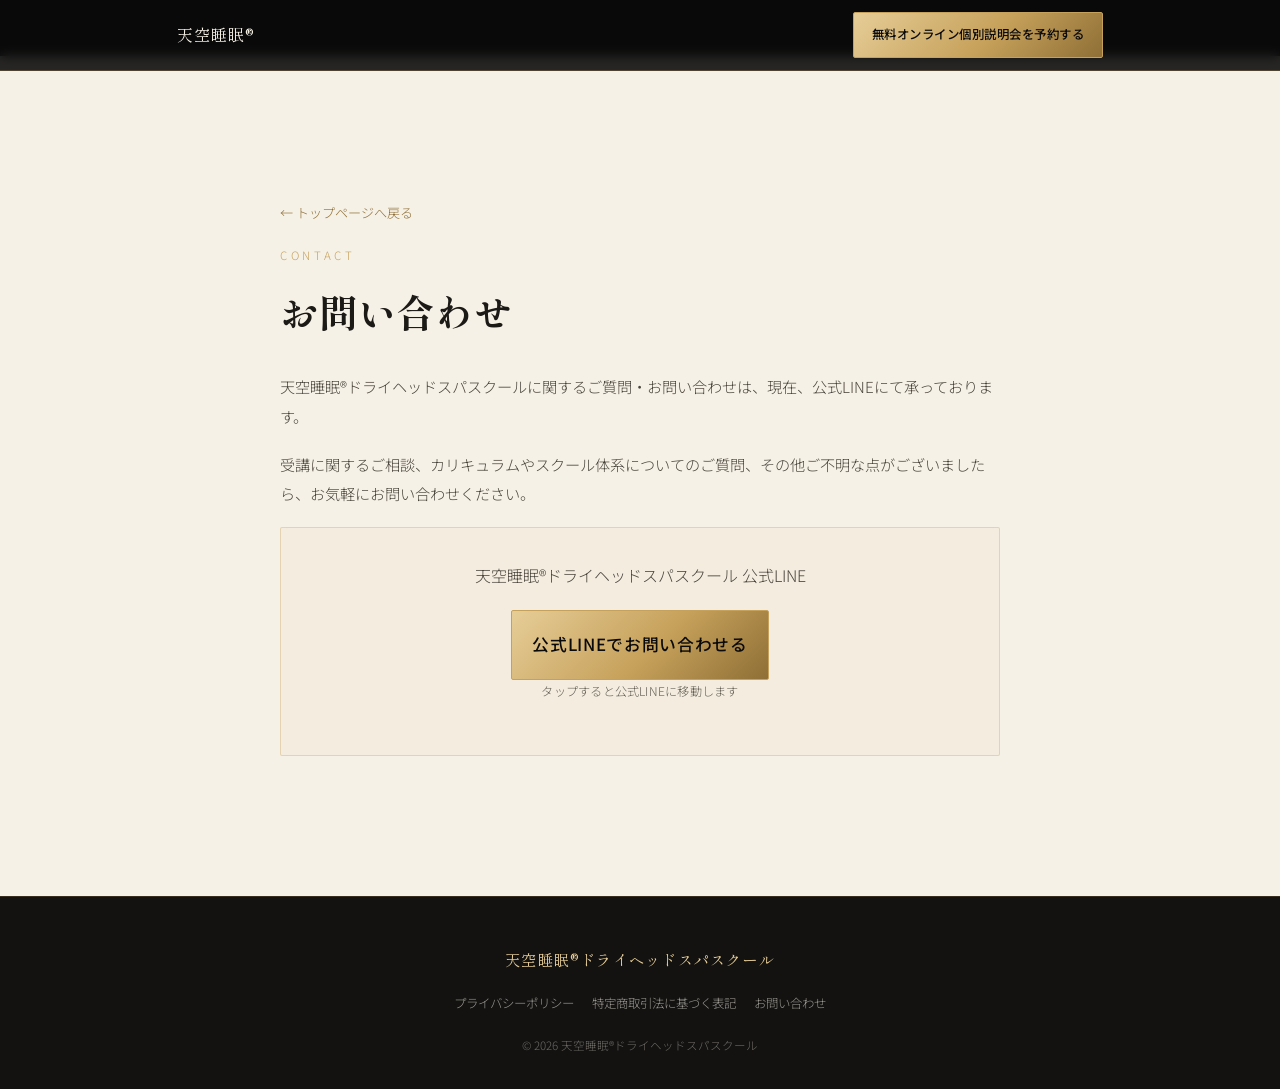
<file: contact.html>
<!DOCTYPE html>
<html lang="ja">
<head>
<meta charset="UTF-8">
<meta name="viewport" content="width=device-width, initial-scale=1.0">
<title>お問い合わせ｜天空睡眠®︎ドライヘッドスパスクール</title>
<meta name="description" content="天空睡眠®︎ドライヘッドスパスクールへのお問い合わせは、公式LINEにて承っております。">
<meta name="robots" content="index,follow">
<link rel="canonical" href="https://aminoel0307-ship-it.github.io/tenku-sleep-lp/contact.html">

<link rel="icon" href="favicon.svg" type="image/svg+xml">

<link rel="preconnect" href="https://fonts.googleapis.com">
<link rel="preconnect" href="https://fonts.gstatic.com" crossorigin>
<link href="https://fonts.googleapis.com/css2?family=Shippori+Mincho:wght@500;700&family=Noto+Sans+JP:wght@300;400;500;700&display=swap" rel="stylesheet">

<link rel="stylesheet" href="css/style.css">
</head>
<body>

<a class="skip-link" href="#main">本文へスキップ</a>

<header class="site-header" id="site-header">
  <div class="site-header__inner">
    <a href="index.html" class="site-header__logo">天空睡眠®︎</a>
    <a href="#" class="btn btn--small btn--gold js-cta site-header__cta">無料オンライン個別説明会を予約する</a>
  </div>
</header>

<main id="main">
  <section class="section section--ivory section--narrow" aria-labelledby="contact-title">
    <div class="section__inner">
      <a href="index.html" class="legal-back">← トップページへ戻る</a>
      <p class="section__eyebrow">CONTACT</p>
      <h1 class="section__title" id="contact-title">お問い合わせ</h1>

      <div class="legal-body">
        <p>
          天空睡眠®︎ドライヘッドスパスクールに関するご質問・お問い合わせは、現在、公式LINEにて承っております。
        </p>
        <p>
          受講に関するご相談、カリキュラムやスクール体系についてのご質問、その他ご不明な点がございましたら、お気軽にお問い合わせください。
        </p>
      </div>

      <div class="legal-contact-card">
        <p>天空睡眠®︎ドライヘッドスパスクール 公式LINE</p>
        <a href="#" class="btn btn--gold btn--large btn--tight js-cta">公式LINEでお問い合わせる</a>
        <p class="hero__cta-note">タップすると公式LINEに移動します</p>
      </div>
    </div>
  </section>
</main>

<footer class="site-footer">
  <div class="site-footer__inner">
    <p class="site-footer__logo">天空睡眠®︎ドライヘッドスパスクール</p>
    <nav class="site-footer__nav" aria-label="フッターナビゲーション">
      <a href="privacy.html">プライバシーポリシー</a>
      <a href="tokusho.html">特定商取引法に基づく表記</a>
      <a href="contact.html">お問い合わせ</a>
    </nav>
    <p class="site-footer__copy">&copy; <span id="js-year">2026</span> 天空睡眠®︎ドライヘッドスパスクール</p>
  </div>
</footer>

<script src="js/config.js"></script>
<script src="js/script.js"></script>
</body>
</html>
</file>
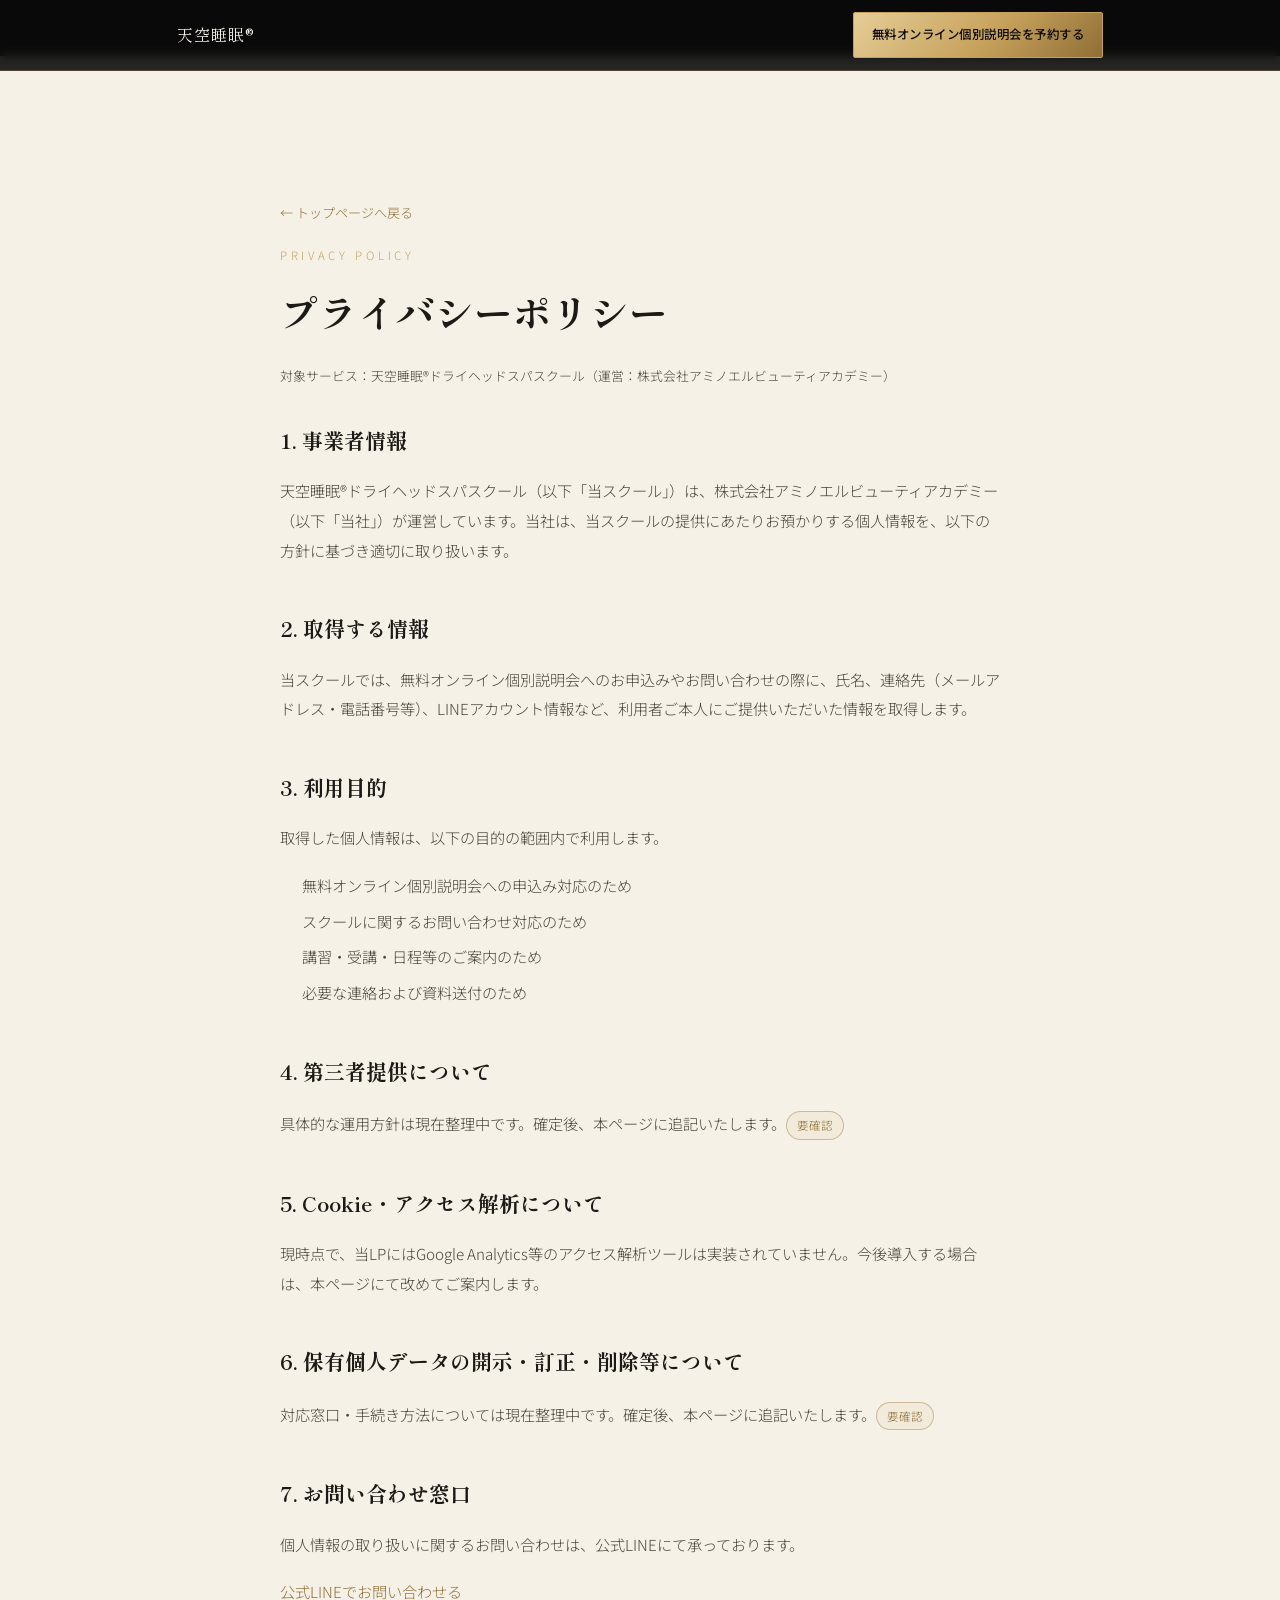
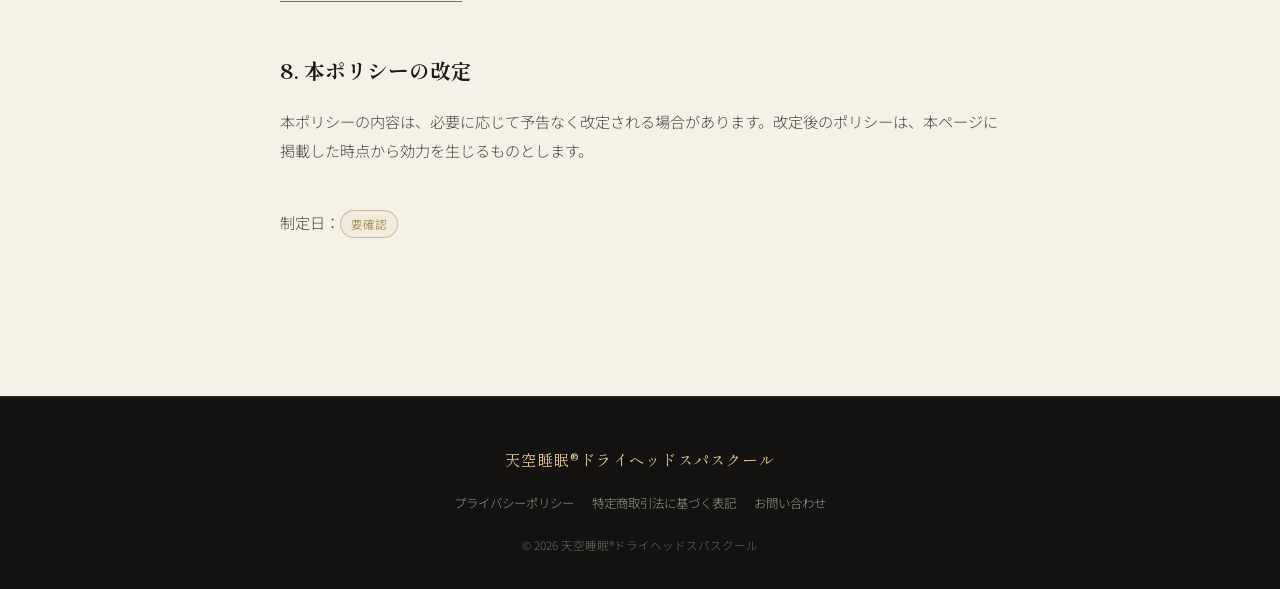
<file: privacy.html>
<!DOCTYPE html>
<html lang="ja">
<head>
<meta charset="UTF-8">
<meta name="viewport" content="width=device-width, initial-scale=1.0">
<title>プライバシーポリシー｜天空睡眠®︎ドライヘッドスパスクール</title>
<meta name="description" content="天空睡眠®︎ドライヘッドスパスクールにおける個人情報の取り扱いについて説明しています。">
<meta name="robots" content="index,follow">
<link rel="canonical" href="https://aminoel0307-ship-it.github.io/tenku-sleep-lp/privacy.html">

<link rel="icon" href="favicon.svg" type="image/svg+xml">

<link rel="preconnect" href="https://fonts.googleapis.com">
<link rel="preconnect" href="https://fonts.gstatic.com" crossorigin>
<link href="https://fonts.googleapis.com/css2?family=Shippori+Mincho:wght@500;700&family=Noto+Sans+JP:wght@300;400;500;700&display=swap" rel="stylesheet">

<link rel="stylesheet" href="css/style.css">
</head>
<body>

<a class="skip-link" href="#main">本文へスキップ</a>

<header class="site-header" id="site-header">
  <div class="site-header__inner">
    <a href="index.html" class="site-header__logo">天空睡眠®︎</a>
    <a href="#" class="btn btn--small btn--gold js-cta site-header__cta">無料オンライン個別説明会を予約する</a>
  </div>
</header>

<main id="main">
  <section class="section section--ivory section--narrow" aria-labelledby="privacy-title">
    <div class="section__inner">
      <a href="index.html" class="legal-back">← トップページへ戻る</a>
      <p class="section__eyebrow">PRIVACY POLICY</p>
      <h1 class="section__title" id="privacy-title">プライバシーポリシー</h1>
      <p class="legal-updated">対象サービス：天空睡眠®︎ドライヘッドスパスクール（運営：株式会社アミノエルビューティアカデミー）</p>

      <div class="legal-body">
        <h2>1. 事業者情報</h2>
        <p>
          天空睡眠®︎ドライヘッドスパスクール（以下「当スクール」）は、株式会社アミノエルビューティアカデミー（以下「当社」）が運営しています。当社は、当スクールの提供にあたりお預かりする個人情報を、以下の方針に基づき適切に取り扱います。
        </p>

        <h2>2. 取得する情報</h2>
        <p>
          当スクールでは、無料オンライン個別説明会へのお申込みやお問い合わせの際に、氏名、連絡先（メールアドレス・電話番号等）、LINEアカウント情報など、利用者ご本人にご提供いただいた情報を取得します。
        </p>

        <h2>3. 利用目的</h2>
        <p>取得した個人情報は、以下の目的の範囲内で利用します。</p>
        <ul>
          <li>無料オンライン個別説明会への申込み対応のため</li>
          <li>スクールに関するお問い合わせ対応のため</li>
          <li>講習・受講・日程等のご案内のため</li>
          <li>必要な連絡および資料送付のため</li>
        </ul>

        <h2>4. 第三者提供について</h2>
        <p>
          具体的な運用方針は現在整理中です。確定後、本ページに追記いたします。<span class="legal-note">要確認</span>
        </p>

        <h2>5. Cookie・アクセス解析について</h2>
        <p>
          現時点で、当LPにはGoogle Analytics等のアクセス解析ツールは実装されていません。今後導入する場合は、本ページにて改めてご案内します。
        </p>

        <h2>6. 保有個人データの開示・訂正・削除等について</h2>
        <p>
          対応窓口・手続き方法については現在整理中です。確定後、本ページに追記いたします。<span class="legal-note">要確認</span>
        </p>

        <h2>7. お問い合わせ窓口</h2>
        <p>
          個人情報の取り扱いに関するお問い合わせは、公式LINEにて承っております。
        </p>
        <p>
          <a href="#" class="js-cta">公式LINEでお問い合わせる</a>
        </p>

        <h2>8. 本ポリシーの改定</h2>
        <p>
          本ポリシーの内容は、必要に応じて予告なく改定される場合があります。改定後のポリシーは、本ページに掲載した時点から効力を生じるものとします。
        </p>

        <p class="legal-updated" style="margin-top:40px;">制定日：<span class="legal-note">要確認</span></p>
      </div>
    </div>
  </section>
</main>

<footer class="site-footer">
  <div class="site-footer__inner">
    <p class="site-footer__logo">天空睡眠®︎ドライヘッドスパスクール</p>
    <nav class="site-footer__nav" aria-label="フッターナビゲーション">
      <a href="privacy.html">プライバシーポリシー</a>
      <a href="tokusho.html">特定商取引法に基づく表記</a>
      <a href="contact.html">お問い合わせ</a>
    </nav>
    <p class="site-footer__copy">&copy; <span id="js-year">2026</span> 天空睡眠®︎ドライヘッドスパスクール</p>
  </div>
</footer>

<script src="js/config.js"></script>
<script src="js/script.js"></script>
</body>
</html>
</file>
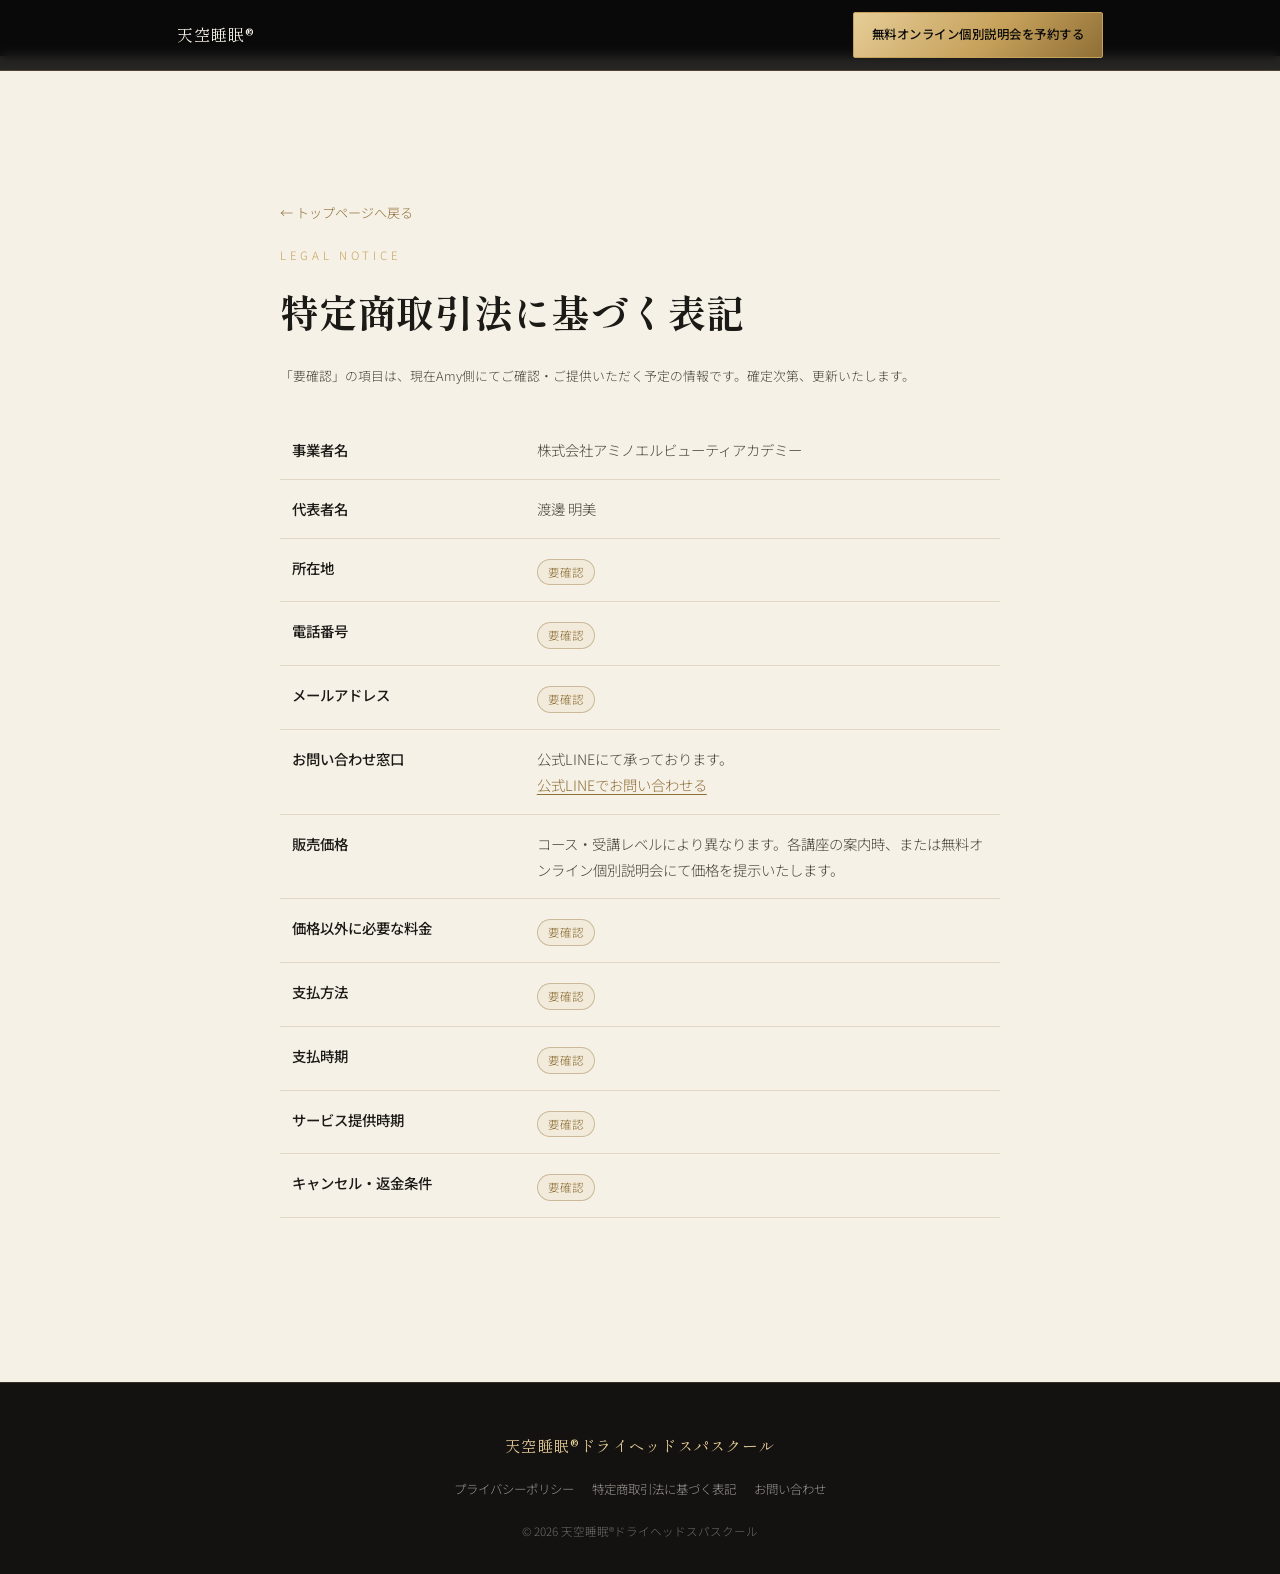
<file: tokusho.html>
<!DOCTYPE html>
<html lang="ja">
<head>
<meta charset="UTF-8">
<meta name="viewport" content="width=device-width, initial-scale=1.0">
<title>特定商取引法に基づく表記｜天空睡眠®︎ドライヘッドスパスクール</title>
<meta name="description" content="天空睡眠®︎ドライヘッドスパスクールの、特定商取引法に基づく表記です。">
<meta name="robots" content="index,follow">
<link rel="canonical" href="https://aminoel0307-ship-it.github.io/tenku-sleep-lp/tokusho.html">

<link rel="icon" href="favicon.svg" type="image/svg+xml">

<link rel="preconnect" href="https://fonts.googleapis.com">
<link rel="preconnect" href="https://fonts.gstatic.com" crossorigin>
<link href="https://fonts.googleapis.com/css2?family=Shippori+Mincho:wght@500;700&family=Noto+Sans+JP:wght@300;400;500;700&display=swap" rel="stylesheet">

<link rel="stylesheet" href="css/style.css">
</head>
<body>

<a class="skip-link" href="#main">本文へスキップ</a>

<header class="site-header" id="site-header">
  <div class="site-header__inner">
    <a href="index.html" class="site-header__logo">天空睡眠®︎</a>
    <a href="#" class="btn btn--small btn--gold js-cta site-header__cta">無料オンライン個別説明会を予約する</a>
  </div>
</header>

<main id="main">
  <section class="section section--ivory section--narrow" aria-labelledby="tokusho-title">
    <div class="section__inner">
      <a href="index.html" class="legal-back">← トップページへ戻る</a>
      <p class="section__eyebrow">LEGAL NOTICE</p>
      <h1 class="section__title" id="tokusho-title">特定商取引法に基づく表記</h1>
      <p class="legal-updated">「要確認」の項目は、現在Amy側にてご確認・ご提供いただく予定の情報です。確定次第、更新いたします。</p>

      <div class="legal-body">
        <table class="legal-table">
          <tbody>
            <tr>
              <th scope="row">事業者名</th>
              <td>株式会社アミノエルビューティアカデミー</td>
            </tr>
            <tr>
              <th scope="row">代表者名</th>
              <td>渡邊 明美</td>
            </tr>
            <tr>
              <th scope="row">所在地</th>
              <td><span class="legal-note">要確認</span></td>
            </tr>
            <tr>
              <th scope="row">電話番号</th>
              <td><span class="legal-note">要確認</span></td>
            </tr>
            <tr>
              <th scope="row">メールアドレス</th>
              <td><span class="legal-note">要確認</span></td>
            </tr>
            <tr>
              <th scope="row">お問い合わせ窓口</th>
              <td>公式LINEにて承っております。<br><a href="#" class="js-cta">公式LINEでお問い合わせる</a></td>
            </tr>
            <tr>
              <th scope="row">販売価格</th>
              <td>コース・受講レベルにより異なります。各講座の案内時、または無料オンライン個別説明会にて価格を提示いたします。</td>
            </tr>
            <tr>
              <th scope="row">価格以外に必要な料金</th>
              <td><span class="legal-note">要確認</span></td>
            </tr>
            <tr>
              <th scope="row">支払方法</th>
              <td><span class="legal-note">要確認</span></td>
            </tr>
            <tr>
              <th scope="row">支払時期</th>
              <td><span class="legal-note">要確認</span></td>
            </tr>
            <tr>
              <th scope="row">サービス提供時期</th>
              <td><span class="legal-note">要確認</span></td>
            </tr>
            <tr>
              <th scope="row">キャンセル・返金条件</th>
              <td><span class="legal-note">要確認</span></td>
            </tr>
          </tbody>
        </table>
      </div>
    </div>
  </section>
</main>

<footer class="site-footer">
  <div class="site-footer__inner">
    <p class="site-footer__logo">天空睡眠®︎ドライヘッドスパスクール</p>
    <nav class="site-footer__nav" aria-label="フッターナビゲーション">
      <a href="privacy.html">プライバシーポリシー</a>
      <a href="tokusho.html">特定商取引法に基づく表記</a>
      <a href="contact.html">お問い合わせ</a>
    </nav>
    <p class="site-footer__copy">&copy; <span id="js-year">2026</span> 天空睡眠®︎ドライヘッドスパスクール</p>
  </div>
</footer>

<script src="js/config.js"></script>
<script src="js/script.js"></script>
</body>
</html>
</file>
<file: css/style.css>
/* ==========================================================================
   天空睡眠®︎ドライヘッドスパスクール — Landing Page Stylesheet
   Base: Black / Accent: Gold, Ivory, White
   Mobile-first
   ========================================================================== */

:root {
  --color-black: #0a0a0a;
  --color-black-2: #131211;
  --color-ivory: #f6f1e7;
  --color-ivory-2: #efe7d8;
  --color-white: #ffffff;
  --color-gold: #c6a15b;
  --color-gold-light: #e6cd97;
  --color-gold-deep: #8f6f36;
  --color-ink: #1c1a16;
  --color-ink-soft: #4a453c;

  --font-serif: 'Shippori Mincho', 'Noto Serif JP', serif;
  --font-sans: 'Noto Sans JP', 'Hiragino Sans', 'Yu Gothic', sans-serif;

  --max-width: 1080px;
  --section-pad-y: clamp(64px, 12vw, 140px);
  --section-pad-x: clamp(20px, 6vw, 40px);

  color-scheme: light;
}

* { box-sizing: border-box; }

html {
  scroll-behavior: smooth;
}

@media (prefers-reduced-motion: reduce) {
  html { scroll-behavior: auto; }
  * { animation-duration: 0.01ms !important; animation-iteration-count: 1 !important; transition-duration: 0.01ms !important; }
}

body {
  margin: 0;
  font-family: var(--font-sans);
  background: var(--color-black);
  color: var(--color-ivory);
  line-height: 1.9;
  font-weight: 300;
  -webkit-font-smoothing: antialiased;
  text-rendering: optimizeLegibility;
}

img { max-width: 100%; display: block; }

a { color: inherit; text-decoration: none; }

ul, ol { margin: 0; padding: 0; list-style: none; }

.sp-only { display: inline; }
@media (min-width: 769px) {
  .sp-only { display: none; }
}

/* ---------- Accessibility: skip link ---------- */
.skip-link {
  position: absolute;
  left: -999px;
  top: 0;
  background: var(--color-gold);
  color: var(--color-black);
  padding: 12px 20px;
  z-index: 1000;
  font-weight: 700;
}
.skip-link:focus {
  left: 12px;
  top: 12px;
}

:focus-visible {
  outline: 2px solid var(--color-gold-light);
  outline-offset: 3px;
}

/* ---------- Buttons ---------- */
.btn {
  display: inline-block;
  font-family: var(--font-sans);
  font-weight: 500;
  text-align: center;
  border-radius: 2px;
  cursor: pointer;
  transition: transform 0.25s ease, box-shadow 0.25s ease, background 0.25s ease, color 0.25s ease;
  border: 1px solid transparent;
  letter-spacing: 0.04em;
}

.btn--gold {
  background: linear-gradient(135deg, var(--color-gold-light) 0%, var(--color-gold) 55%, var(--color-gold-deep) 100%);
  color: var(--color-black);
  border-color: var(--color-gold);
}
.btn--gold:hover,
.btn--gold:focus-visible {
  transform: translateY(-2px);
  box-shadow: 0 10px 24px rgba(198, 161, 91, 0.35);
}

.btn--large {
  padding: 18px 40px;
  font-size: clamp(0.95rem, 1.6vw, 1.05rem);
  width: 100%;
  max-width: 420px;
}
@media (min-width: 769px) {
  .btn--large { width: auto; }
}

.btn--large.btn--tight {
  padding-left: 20px;
  padding-right: 20px;
  font-size: clamp(0.82rem, 3.6vw, 1.05rem);
  max-width: 460px;
}

.btn--small {
  padding: 10px 18px;
  font-size: 0.78rem;
}

.btn--outline-gold {
  background: transparent;
  color: var(--color-gold-deep);
  border-color: rgba(143, 111, 54, 0.55);
}
.btn--outline-gold:hover,
.btn--outline-gold:focus-visible {
  background: rgba(198, 161, 91, 0.08);
  transform: none;
  box-shadow: none;
}

/* ---------- Header ---------- */
.site-header {
  position: fixed;
  top: 0;
  left: 0;
  right: 0;
  z-index: 500;
  background: rgba(10, 10, 10, 0.88);
  backdrop-filter: blur(6px);
  border-bottom: 1px solid rgba(198, 161, 91, 0.25);
}

.site-header__inner {
  max-width: var(--max-width);
  margin: 0 auto;
  padding: 12px var(--section-pad-x);
  display: flex;
  align-items: center;
  justify-content: space-between;
  gap: 12px;
}

.site-header__logo {
  font-family: var(--font-serif);
  font-size: clamp(0.7rem, 3vw, 1rem);
  letter-spacing: 0.06em;
  color: var(--color-ivory);
  line-height: 1.3;
  white-space: nowrap;
}

.site-header__cta {
  white-space: nowrap;
  flex-shrink: 0;
}

@media (max-width: 480px) {
  .site-header__inner {
    padding-top: 8px;
    padding-bottom: 8px;
    gap: 8px;
  }
  .site-header__cta {
    font-size: 0.68rem;
    padding: 9px 13px;
  }
}

/* ---------- Layout helpers ---------- */
main { padding-top: 56px; }

@media (max-width: 480px) {
  main { padding-top: 66px; }
}

.section {
  padding: var(--section-pad-y) var(--section-pad-x);
}

.section__inner {
  max-width: var(--max-width);
  margin: 0 auto;
}

.section--dark {
  background: var(--color-black);
  color: var(--color-ivory);
}

.section--ivory {
  background: var(--color-ivory);
  color: var(--color-ink);
}

.section--narrow .section__inner { max-width: 720px; }

.section__eyebrow {
  font-family: var(--font-sans);
  font-size: 0.72rem;
  letter-spacing: 0.32em;
  color: var(--color-gold);
  margin: 0 0 16px;
  text-transform: uppercase;
}

.section__title {
  font-family: var(--font-serif);
  font-weight: 700;
  font-size: clamp(1.6rem, 5vw, 2.4rem);
  line-height: 1.5;
  margin: 0 0 32px;
  letter-spacing: 0.02em;
}

.section--ivory .section__title { color: var(--color-ink); }

.section__lead {
  font-size: clamp(1rem, 2.4vw, 1.15rem);
  line-height: 2;
  margin: 0 0 20px;
}

.section__text {
  font-size: 0.95rem;
  line-height: 2;
  margin: 0 0 28px;
  color: var(--color-ink-soft);
}

.section--dark .section__text { color: rgba(246, 241, 231, 0.78); }

.section--ivory .prose p { color: var(--color-ink-soft); }
.section--ivory .prose p.prose__highlight { color: var(--color-ink); }
.section--ivory .section__closing { color: var(--color-ink-soft); }
.section--dark .dot-list li { color: rgba(246, 241, 231, 0.82); }
.section--ivory .seminar-subhead { color: var(--color-gold-deep); }

.section__emphasis {
  font-family: var(--font-serif);
  font-weight: 700;
  font-size: clamp(1.2rem, 4.4vw, 1.6rem);
  line-height: 1.8;
  color: var(--color-gold-light);
  text-align: center;
  text-wrap: balance;
  margin: 40px 0 36px;
  padding: 28px 20px;
  border-top: 1px solid rgba(198, 161, 91, 0.35);
  border-bottom: 1px solid rgba(198, 161, 91, 0.35);
}
.section--ivory .section__emphasis { color: var(--color-gold-deep); }

.section__emphasis--lg {
  font-size: clamp(1.35rem, 5.2vw, 2rem);
  margin: 0 0 20px;
}

.section__closing {
  font-size: 0.95rem;
  line-height: 2;
  text-align: center;
  max-width: 560px;
  margin: 0 auto;
}
.section__closing p { margin: 0 0 24px; }
.section__closing p:last-child { margin-bottom: 0; }

/* ---------- Hero ---------- */
.hero {
  min-height: 100svh;
  min-height: 100vh;
  display: flex;
  align-items: center;
  justify-content: center;
  text-align: center;
  padding: 120px var(--section-pad-x) 80px;
  background:
    radial-gradient(ellipse at 50% -10%, rgba(198, 161, 91, 0.16), transparent 55%),
    linear-gradient(180deg, #0a0a0a 0%, #0a0a0a 100%);
  position: relative;
  overflow: hidden;
}

.hero::before {
  content: "";
  position: absolute;
  inset: 0;
  background-image:
    linear-gradient(rgba(198, 161, 91, 0.06) 1px, transparent 1px),
    linear-gradient(90deg, rgba(198, 161, 91, 0.06) 1px, transparent 1px);
  background-size: 64px 64px;
  mask-image: radial-gradient(ellipse at 50% 30%, black, transparent 70%);
  pointer-events: none;
}

.hero__inner {
  position: relative;
  max-width: 640px;
  display: flex;
  flex-direction: column;
  align-items: center;
}

.eyebrow {
  font-size: 0.72rem;
  letter-spacing: 0.28em;
  color: var(--color-gold-light);
  margin: 0 0 28px;
  text-transform: uppercase;
}

.hero__title {
  font-family: var(--font-serif);
  font-weight: 700;
  font-size: clamp(1.6rem, 6vw, 2.5rem);
  line-height: 1.65;
  margin: 0 0 32px;
  color: var(--color-white);
}

.hero__title-accent {
  display: block;
  margin-top: 20px;
  color: var(--color-gold-light);
  font-size: clamp(1.35rem, 5vw, 2.1rem);
}

.hero__lead {
  font-size: clamp(0.95rem, 2.4vw, 1.1rem);
  line-height: 2.1;
  color: rgba(246, 241, 231, 0.85);
  margin: 0 0 28px;
}

.hero__brand {
  font-family: var(--font-serif);
  font-size: clamp(1rem, 2.6vw, 1.3rem);
  letter-spacing: 0.1em;
  color: var(--color-gold);
  margin: 0 0 32px;
}

.hero__event {
  width: 100%;
  max-width: 440px;
  margin: 0 0 32px;
  padding: 20px 22px;
  border: 1px solid rgba(198, 161, 91, 0.4);
  background: rgba(198, 161, 91, 0.06);
  border-radius: 2px;
}

.hero__event-label {
  font-size: 0.72rem;
  letter-spacing: 0.24em;
  text-transform: uppercase;
  color: var(--color-gold-light);
  margin: 0 0 14px;
}

.hero__event-name {
  margin: 0 0 10px;
  font-size: clamp(0.95rem, 2.6vw, 1.05rem);
  line-height: 1.7;
  color: var(--color-white);
}

.hero__event-meta {
  margin: 0;
  font-size: 0.8rem;
  line-height: 1.9;
  color: rgba(246, 241, 231, 0.72);
}

.hero__cta-group {
  display: flex;
  flex-direction: column;
  align-items: center;
}

.hero__cta-note {
  margin: 14px 0 0;
  font-size: 0.76rem;
  letter-spacing: 0.02em;
  color: rgba(246, 241, 231, 0.55);
}

.hero__scroll {
  position: absolute;
  bottom: 28px;
  left: 50%;
  transform: translateX(-50%);
  width: 1px;
  height: 56px;
  background: linear-gradient(180deg, transparent, rgba(198, 161, 91, 0.7));
}
.hero__scroll span {
  position: absolute;
  top: 0;
  left: -2px;
  width: 5px;
  height: 5px;
  border-radius: 50%;
  background: var(--color-gold-light);
  animation: scrollDot 2.2s ease-in-out infinite;
}
@keyframes scrollDot {
  0% { top: 0; opacity: 0; }
  20% { opacity: 1; }
  80% { opacity: 1; }
  100% { top: 90%; opacity: 0; }
}

/* ---------- Check list ---------- */
.check-list {
  display: flex;
  flex-direction: column;
  gap: 16px;
  margin-bottom: 32px;
}

.check-list li {
  position: relative;
  padding-left: 34px;
  font-size: 0.98rem;
  line-height: 1.8;
}

.check-list li::before {
  content: "";
  position: absolute;
  left: 0;
  top: 0.35em;
  width: 18px;
  height: 18px;
  border: 1px solid var(--color-gold);
  transform: rotate(45deg);
}

.check-list--dark li { color: var(--color-ink); }

/* ---------- Compare (general head spa vs 天空睡眠) ---------- */
.compare {
  display: flex;
  flex-direction: column;
  gap: 20px;
  align-items: stretch;
  margin-bottom: 32px;
}

.compare__card {
  background: var(--color-white);
  border: 1px solid rgba(28, 26, 22, 0.1);
  padding: 32px 28px;
  border-radius: 2px;
}

.compare__card > * + * {
  margin-top: 18px;
}

.compare__card--gold {
  background: var(--color-ink);
  color: var(--color-ivory);
  border-color: var(--color-gold);
}

.compare__label {
  font-family: var(--font-serif);
  font-size: 1.15rem;
  font-weight: 700;
  margin: 0;
  color: var(--color-gold-deep);
}
.compare__card--gold .compare__label { color: var(--color-gold-light); }

.compare__text {
  font-size: 0.92rem;
  line-height: 1.9;
  margin: 0;
  color: var(--color-ink-soft);
}
.compare__card--gold .compare__text { color: rgba(246, 241, 231, 0.82); }

.compare__tags {
  display: grid;
  grid-template-columns: repeat(2, 1fr);
  gap: 8px;
}

.compare__tags li {
  border: 1px solid rgba(198, 161, 91, 0.4);
  background: rgba(198, 161, 91, 0.08);
  color: var(--color-gold-light);
  font-size: 0.78rem;
  line-height: 1.5;
  padding: 10px 8px;
  text-align: center;
  border-radius: 2px;
}

.compare__divider {
  text-align: center;
  font-family: var(--font-serif);
  font-size: 1.4rem;
  color: var(--color-gold);
}

@media (min-width: 769px) {
  .compare {
    flex-direction: row;
    align-items: center;
  }
  .compare__card { flex: 1; }
}

/* ---------- Prose ---------- */
.prose p {
  font-size: 0.98rem;
  line-height: 2.1;
  margin: 0 0 22px;
  color: rgba(246, 241, 231, 0.85);
}
.prose p:last-child { margin-bottom: 0; }

.prose p.prose__highlight {
  color: var(--color-white);
  font-weight: 500;
}

.prose__flow {
  display: flex;
  flex-direction: column;
  gap: 10px;
  margin: 8px 0 28px;
  padding-left: 20px;
  border-left: 1px solid rgba(198, 161, 91, 0.4);
}

.prose__flow li {
  font-size: 0.96rem;
  line-height: 1.7;
  color: rgba(246, 241, 231, 0.88);
}

/* ---------- Dot list ---------- */
.dot-list {
  display: flex;
  flex-direction: column;
  gap: 14px;
}
.dot-list li {
  position: relative;
  padding-left: 22px;
  font-size: 0.92rem;
  color: var(--color-ink-soft);
  line-height: 1.8;
}
.dot-list li::before {
  content: "";
  position: absolute;
  left: 0;
  top: 0.65em;
  width: 6px;
  height: 6px;
  border-radius: 50%;
  background: var(--color-gold-deep);
}

/* ---------- Stats grid ---------- */
.stats-grid {
  display: grid;
  grid-template-columns: 1fr;
  gap: 24px;
  margin: 8px 0 32px;
  padding: 28px 0;
  border-top: 1px solid rgba(198, 161, 91, 0.3);
  border-bottom: 1px solid rgba(198, 161, 91, 0.3);
}

.stats-grid__item { text-align: center; }

.stats-grid__number {
  font-family: var(--font-serif);
  font-weight: 700;
  font-size: clamp(1.7rem, 6vw, 2.2rem);
  color: var(--color-gold-deep);
  margin: 0 0 8px;
  line-height: 1.2;
  font-variant-numeric: tabular-nums;
}

.stats-grid__unit {
  font-size: 0.7rem;
  font-weight: 500;
  margin-left: 2px;
  color: var(--color-gold-deep);
}

.stats-grid__label {
  font-size: 0.78rem;
  color: var(--color-ink-soft);
  margin: 0;
  line-height: 1.6;
}

@media (min-width: 640px) {
  .stats-grid { grid-template-columns: repeat(3, 1fr); }
}

/* ---------- Photo placeholder grid ---------- */
.photo-grid {
  display: grid;
  grid-template-columns: 1fr;
  gap: 20px;
  margin-top: 40px;
}

.photo-grid__item {
  margin: 0;
}

.photo-grid__frame {
  aspect-ratio: 4 / 3;
  border: 1px dashed rgba(143, 111, 54, 0.45);
  background: rgba(198, 161, 91, 0.06);
  display: flex;
  align-items: center;
  justify-content: center;
  color: rgba(143, 111, 54, 0.65);
  font-size: 0.74rem;
  letter-spacing: 0.04em;
  border-radius: 2px;
  text-align: center;
  padding: 12px;
  overflow: hidden;
}

.photo-grid__frame img {
  width: 100%;
  height: 100%;
  object-fit: cover;
  object-position: center center;
  display: block;
}

.photo-grid__item figcaption {
  margin-top: 10px;
  text-align: center;
  font-size: 0.78rem;
  color: var(--color-ink-soft);
  letter-spacing: 0.03em;
}

.photo-grid__item figcaption .photo-grid__sub {
  display: block;
  margin-top: 2px;
  font-size: 0.7rem;
  opacity: 0.75;
}

@media (min-width: 640px) {
  .photo-grid { grid-template-columns: repeat(3, 1fr); }
}

/* ---------- Worldwide panel (TENKU WORLDWIDE) ---------- */
.worldwide-panel {
  margin: 56px auto 0;
  padding: 40px 28px;
  max-width: 720px;
  background: var(--color-ink);
  border: 1px solid var(--color-gold);
  border-radius: 2px;
  text-align: center;
}

.worldwide-panel__eyebrow {
  font-size: 0.72rem;
  letter-spacing: 0.32em;
  color: var(--color-gold-light);
  margin: 0 0 18px;
  text-transform: uppercase;
}

.worldwide-panel__title {
  font-family: var(--font-serif);
  font-weight: 700;
  font-size: clamp(1.2rem, 4.4vw, 1.6rem);
  color: var(--color-white);
  margin: 0 0 28px;
  line-height: 1.7;
}

.worldwide-panel__text {
  font-size: 0.92rem;
  line-height: 1.9;
  color: rgba(246, 241, 231, 0.82);
  margin: 0 auto 18px;
  max-width: 600px;
}
.worldwide-panel__text--link {
  margin-top: 36px;
  padding-top: 28px;
  border-top: 1px solid rgba(198, 161, 91, 0.25);
}

.worldwide-panel .photo-grid {
  margin-top: 8px;
}
.worldwide-panel .photo-grid__frame {
  border-color: rgba(198, 161, 91, 0.4);
  background: rgba(198, 161, 91, 0.06);
  color: rgba(230, 205, 151, 0.6);
}
.worldwide-panel .photo-grid__item figcaption {
  color: rgba(246, 241, 231, 0.78);
  font-size: 0.76rem;
}

.achievement-cta {
  margin-top: 40px;
  display: flex;
  flex-direction: column;
  align-items: center;
}

/* ---------- Voice (testimonial) cards ---------- */
.voice-grid {
  display: grid;
  grid-template-columns: 1fr;
  gap: 20px;
  margin-top: 8px;
}

.voice-card {
  background: var(--color-black-2);
  border: 1px dashed rgba(198, 161, 91, 0.35);
  border-radius: 2px;
  padding: 28px 24px;
  text-align: center;
}

.voice-card__avatar {
  width: 56px;
  height: 56px;
  border-radius: 50%;
  border: 1px dashed rgba(198, 161, 91, 0.5);
  background: rgba(198, 161, 91, 0.05);
  margin: 0 auto 16px;
}

.voice-card__name {
  font-size: 0.8rem;
  color: rgba(246, 241, 231, 0.55);
  margin: 0 0 12px;
  letter-spacing: 0.02em;
}

.voice-card__quote {
  font-size: 0.85rem;
  line-height: 1.8;
  color: rgba(246, 241, 231, 0.45);
  font-style: italic;
  margin: 0;
}

@media (min-width: 769px) {
  .voice-grid { grid-template-columns: repeat(3, 1fr); }
}

/* ---------- Curriculum cards ---------- */
.curriculum-cards {
  display: grid;
  grid-template-columns: 1fr;
  gap: 16px;
  margin-top: 8px;
}

.curriculum-card {
  background: var(--color-black-2);
  border: 1px solid rgba(198, 161, 91, 0.25);
  border-radius: 2px;
  padding: 28px 26px;
}

.curriculum-card > * + * {
  margin-top: 10px;
}

.curriculum-card__num {
  font-family: var(--font-serif);
  font-size: 0.85rem;
  letter-spacing: 0.08em;
  color: var(--color-gold);
  margin: 0;
}

.curriculum-card__title {
  font-family: var(--font-serif);
  font-weight: 700;
  font-size: 1.12rem;
  line-height: 1.6;
  color: var(--color-white);
  margin: 0;
}

.curriculum-card__text {
  font-size: 0.88rem;
  line-height: 1.85;
  color: rgba(246, 241, 231, 0.75);
  margin: 0;
}

@media (min-width: 769px) {
  .curriculum-cards { grid-template-columns: 1fr 1fr; gap: 20px; }
}

/* ---------- Course levels ---------- */
.course-levels {
  margin-top: 56px;
  text-align: center;
}

.course-levels__steps {
  font-family: var(--font-serif);
  font-weight: 700;
  font-size: clamp(1rem, 3vw, 1.2rem);
  line-height: 2.2;
  color: var(--color-gold-deep);
  margin: 0 0 16px;
}

.course-levels__step {
  white-space: nowrap;
}

.course-levels__arrow {
  color: var(--color-gold);
  margin: 0 4px;
  font-weight: 400;
}

.course-levels__note {
  font-size: 0.82rem;
  color: var(--color-ink-soft);
  max-width: 480px;
  margin: 0 auto;
}

/* ---------- Curriculum closing ---------- */
.curriculum-closing {
  margin-top: 56px;
  text-align: center;
  display: flex;
  flex-direction: column;
  align-items: center;
}

.curriculum-closing__brand {
  font-family: var(--font-serif);
  font-size: clamp(1rem, 2.6vw, 1.2rem);
  letter-spacing: 0.1em;
  color: var(--color-gold);
  margin: 0 0 36px;
}

/* ---------- People (講師・監修医師) ---------- */
.person-grid {
  display: flex;
  flex-direction: column;
  gap: 24px;
}

.person-card {
  background: var(--color-black-2);
  border: 1px solid rgba(198, 161, 91, 0.3);
  border-radius: 2px;
  padding: 32px 28px;
}

.person-card__photo {
  width: 128px;
  margin: 0 auto 20px;
}

.person-card__photo-frame {
  width: 100%;
  aspect-ratio: 3 / 4;
  padding: 6px;
  border: 1px solid rgba(198, 161, 91, 0.5);
  background: var(--color-black);
}

.person-card__photo-frame div {
  width: 100%;
  height: 100%;
  display: flex;
  align-items: center;
  justify-content: center;
  border: 1px dashed rgba(198, 161, 91, 0.45);
  background: rgba(198, 161, 91, 0.06);
  color: rgba(230, 205, 151, 0.55);
  font-size: 0.68rem;
  line-height: 1.5;
  text-align: center;
  padding: 8px;
}

.person-card__photo-frame img {
  display: block;
  width: 100%;
  height: 100%;
  object-fit: cover;
  object-position: center center;
}

.person-card__photo-caption {
  font-size: 0.68rem;
  letter-spacing: 0.06em;
  color: rgba(230, 205, 151, 0.55);
  text-align: center;
  margin: 10px 0 0;
  text-transform: uppercase;
}

@media (min-width: 640px) {
  .person-card { display: flow-root; }
  .person-card__photo { float: left; margin: 0 24px 16px 0; }
  .person-card__photo-caption { text-align: left; }
}

.person-card__eyebrow {
  font-size: 0.72rem;
  letter-spacing: 0.2em;
  color: var(--color-gold);
  margin: 0 0 14px;
  text-transform: uppercase;
}

.person-card__name {
  font-family: var(--font-serif);
  font-size: 1.25rem;
  margin: 0 0 6px;
  color: var(--color-white);
}
.person-card__alias { color: var(--color-gold); font-size: 0.95rem; }

.person-card__role {
  margin: 0 0 20px;
}

.person-card__role p {
  font-size: 0.8rem;
  letter-spacing: 0.03em;
  line-height: 1.6;
  color: var(--color-gold-light);
  margin: 0 0 4px;
}
.person-card__role p:last-child { margin-bottom: 0; }

.person-card__text {
  font-size: 0.92rem;
  line-height: 2;
  color: rgba(246, 241, 231, 0.82);
  margin: 0;
}
.person-card__text + .person-card__text { margin-top: 16px; }

.person-card__quote {
  font-family: var(--font-serif);
  font-weight: 700;
  font-size: 1.02rem;
  line-height: 1.8;
  color: var(--color-gold-light);
  margin: 16px 0;
}

@media (min-width: 769px) {
  .person-grid { flex-direction: row; align-items: stretch; }
  .person-card { flex: 1; }
}

/* ---------- Feature grid ---------- */
.feature-grid {
  display: grid;
  grid-template-columns: 1fr;
  gap: 24px;
}

.feature-card {
  background: var(--color-white);
  border-top: 3px solid var(--color-gold);
  padding: 32px 26px;
  box-shadow: 0 8px 24px rgba(28, 26, 22, 0.06);
}

.feature-card__num {
  font-family: var(--font-serif);
  font-size: 1.6rem;
  color: var(--color-gold-deep);
  margin: 0 0 12px;
}

.feature-card__title {
  font-family: var(--font-serif);
  font-weight: 700;
  font-size: 1.05rem;
  margin: 0 0 14px;
  color: var(--color-ink);
  line-height: 1.6;
}

.feature-card__text {
  font-size: 0.9rem;
  line-height: 1.9;
  color: var(--color-ink-soft);
  margin: 0;
}

@media (min-width: 769px) {
  .feature-grid { grid-template-columns: repeat(3, 1fr); }
}

/* ---------- Free consultation section ---------- */
.section--seminar {
  background:
    radial-gradient(ellipse at 50% 0%, rgba(198, 161, 91, 0.16), transparent 60%),
    var(--color-black);
  text-align: center;
  border-top: 1px solid rgba(198, 161, 91, 0.3);
  border-bottom: 1px solid rgba(198, 161, 91, 0.3);
}
.section--seminar .section__inner { display: flex; flex-direction: column; align-items: center; }
.section--seminar .section__eyebrow { font-size: 0.78rem; letter-spacing: 0.4em; }
.section--seminar .prose { width: 100%; max-width: 560px; margin-bottom: 8px; }
.section--seminar .curriculum-cards { width: 100%; }
.section--seminar .section__emphasis { width: 100%; max-width: 640px; }

.seminar-ornament {
  display: flex;
  align-items: center;
  justify-content: center;
  gap: 12px;
  margin-bottom: 22px;
}
.seminar-ornament::before,
.seminar-ornament::after {
  content: "";
  width: 32px;
  height: 1px;
  background: rgba(198, 161, 91, 0.5);
}
.seminar-ornament span {
  width: 6px;
  height: 6px;
  border: 1px solid var(--color-gold);
  transform: rotate(45deg);
  flex-shrink: 0;
}

.seminar-question {
  font-family: var(--font-serif);
  font-weight: 700;
  font-size: clamp(1.5rem, 5.5vw, 2.2rem);
  line-height: 1.6;
  color: var(--color-white);
  margin: 0 0 40px;
  text-wrap: balance;
}
.seminar-question__accent {
  display: block;
  margin-top: 10px;
  color: var(--color-gold-light);
}

.seminar-subhead {
  font-family: var(--font-serif);
  font-weight: 700;
  font-size: clamp(1.05rem, 3.2vw, 1.3rem);
  color: var(--color-gold-light);
  margin: 24px 0 20px;
}

.seminar-cta-top {
  margin-top: 32px;
  width: 100%;
  max-width: 420px;
  display: flex;
  flex-direction: column;
  align-items: center;
}

.seminar-cta {
  margin-top: 48px;
  width: 100%;
  max-width: 640px;
  display: flex;
  flex-direction: column;
  align-items: center;
  padding-top: 44px;
  border-top: 1px solid rgba(198, 161, 91, 0.3);
}

.seminar-badges {
  display: flex;
  flex-wrap: wrap;
  justify-content: center;
  gap: 10px;
  width: 100%;
  max-width: 560px;
  margin: 28px auto 0;
  padding-top: 24px;
  border-top: 1px solid rgba(198, 161, 91, 0.25);
}

.seminar-badges li {
  border: 1px solid rgba(198, 161, 91, 0.4);
  background: rgba(198, 161, 91, 0.06);
  color: var(--color-gold-light);
  font-size: 0.78rem;
  padding: 8px 14px;
  border-radius: 999px;
}

.seminar-who,
.seminar-topics {
  width: 100%;
  max-width: 560px;
  margin: 56px auto 0;
}

.seminar-who .check-list,
.seminar-topics .check-list {
  margin: 24px 0 0;
  text-align: left;
}

.seminar-message {
  margin-top: 48px;
}

/* ---------- FAQ ---------- */
.faq-list {
  display: flex;
  flex-direction: column;
  gap: 12px;
}

.faq-item {
  background: var(--color-white);
  border: 1px solid rgba(28, 26, 22, 0.12);
  padding: 4px 22px;
}

.faq-item[open] {
  border-color: var(--color-gold);
}

.faq-item__q {
  cursor: pointer;
  list-style: none;
  padding: 18px 32px 18px 0;
  font-weight: 500;
  font-size: 0.95rem;
  color: var(--color-ink);
  position: relative;
  line-height: 1.6;
}

.faq-item__q::-webkit-details-marker { display: none; }

.faq-item__q::after {
  content: "+";
  position: absolute;
  right: 0;
  top: 14px;
  font-family: var(--font-serif);
  font-size: 1.3rem;
  color: var(--color-gold-deep);
  transition: transform 0.2s ease;
}

.faq-item[open] .faq-item__q::after {
  content: "–";
}

.faq-item__a {
  font-size: 0.88rem;
  line-height: 1.9;
  color: var(--color-ink-soft);
  margin: 0 0 20px;
  padding-top: 4px;
}

/* ---------- Final CTA ---------- */
.section--final {
  text-align: center;
  background:
    radial-gradient(ellipse at 50% 100%, rgba(198, 161, 91, 0.14), transparent 60%),
    var(--color-black);
}
.section--final .section__inner { display: flex; flex-direction: column; align-items: center; }
.section--final .section__lead { max-width: 560px; margin-bottom: 40px; }
.section--final .prose { max-width: 560px; margin-bottom: 8px; }
.section--final .seminar-badges { margin-top: 32px; margin-bottom: 32px; }

/* ---------- Footer ---------- */
.site-footer {
  background: var(--color-black-2);
  color: rgba(246, 241, 231, 0.6);
  padding: 48px var(--section-pad-x) 32px;
  border-top: 1px solid rgba(198, 161, 91, 0.2);
}

.site-footer__inner {
  max-width: var(--max-width);
  margin: 0 auto;
  display: flex;
  flex-direction: column;
  align-items: center;
  text-align: center;
  gap: 18px;
}

.site-footer__logo {
  font-family: var(--font-serif);
  color: var(--color-gold-light);
  letter-spacing: 0.08em;
  font-size: 0.95rem;
  margin: 0;
}

.site-footer__nav {
  display: flex;
  flex-wrap: wrap;
  justify-content: center;
  gap: 18px;
  font-size: 0.78rem;
}

.site-footer__nav a { border-bottom: 1px solid transparent; }
.site-footer__nav a:hover,
.site-footer__nav a:focus-visible { border-bottom-color: var(--color-gold); }

.site-footer__copy {
  font-size: 0.72rem;
  margin: 0;
  color: rgba(246, 241, 231, 0.4);
}

/* ---------- Legal pages (privacy / tokusho / contact) ---------- */
.legal-back {
  display: inline-block;
  margin-bottom: 18px;
  font-size: 0.82rem;
  color: var(--color-gold-deep);
  border-bottom: 1px solid transparent;
}
.legal-back:hover,
.legal-back:focus-visible { border-bottom-color: var(--color-gold-deep); }

.legal-updated {
  font-size: 0.8rem;
  color: var(--color-ink-soft);
  margin: -8px 0 32px;
}

.legal-body h2 {
  font-family: var(--font-serif);
  font-weight: 700;
  font-size: clamp(1.1rem, 3vw, 1.3rem);
  color: var(--color-ink);
  margin: 44px 0 16px;
}
.legal-body h2:first-child { margin-top: 0; }

.legal-body p,
.legal-body li {
  font-size: 0.95rem;
  line-height: 1.95;
  color: var(--color-ink-soft);
}
.legal-body p { margin: 0 0 18px; }

.legal-body ul {
  margin: 0 0 18px;
  padding-left: 1.4em;
}
.legal-body ul li { margin-bottom: 6px; }

.legal-body a:not(.btn),
.legal-table a:not(.btn) {
  color: var(--color-gold-deep);
  text-decoration: underline;
  text-underline-offset: 3px;
}

.legal-note {
  display: inline-block;
  margin-top: 4px;
  padding: 2px 10px;
  border: 1px solid rgba(143, 111, 54, 0.4);
  border-radius: 999px;
  font-size: 0.72rem;
  color: var(--color-gold-deep);
  background: rgba(198, 161, 91, 0.08);
}

.legal-table {
  width: 100%;
  border-collapse: collapse;
  margin: 0 0 24px;
  font-size: 0.9rem;
}
.legal-table th,
.legal-table td {
  text-align: left;
  padding: 16px 12px;
  border-bottom: 1px solid rgba(143, 111, 54, 0.2);
  vertical-align: top;
  line-height: 1.8;
}
.legal-table th {
  width: 34%;
  color: var(--color-ink);
  font-weight: 500;
  white-space: nowrap;
}
.legal-table td { color: var(--color-ink-soft); }

@media (max-width: 560px) {
  .legal-table, .legal-table tbody, .legal-table tr, .legal-table th, .legal-table td {
    display: block;
    width: auto;
  }
  .legal-table tr { padding: 14px 0; border-bottom: 1px solid rgba(143, 111, 54, 0.2); }
  .legal-table th, .legal-table td { border-bottom: none; padding: 2px 0; }
  .legal-table th { color: var(--color-gold-deep); font-size: 0.78rem; letter-spacing: 0.04em; }
}

.legal-contact-card {
  margin-top: 8px;
  padding: 32px 24px;
  border: 1px solid rgba(198, 161, 91, 0.35);
  border-radius: 2px;
  background: rgba(198, 161, 91, 0.05);
  text-align: center;
}
.legal-contact-card p { color: var(--color-ink-soft); margin: 0 0 20px; }
.legal-contact-card .hero__cta-note { color: var(--color-ink-soft); opacity: 0.85; }

/* ---------- Larger breakpoints ---------- */
@media (min-width: 900px) {
  :root { --section-pad-x: clamp(40px, 6vw, 80px); }
}

/* ---------- LINE相談メッセージのコピー案内 ---------- */
.line-guide {
  margin: 20px 0 0;
  padding: 16px 18px;
  border: 1px dashed rgba(198, 161, 91, 0.4);
  background: rgba(198, 161, 91, 0.06);
  border-radius: 2px;
  max-width: 440px;
  width: 100%;
  text-align: left;
}
.line-guide__label {
  font-size: 0.72rem;
  line-height: 1.6;
  color: rgba(246, 241, 231, 0.72);
  margin: 0 0 10px;
}
.line-guide__box {
  font-size: 0.8rem;
  line-height: 1.85;
  color: rgba(246, 241, 231, 0.72);
  margin: 0 0 12px;
}
.line-guide__box strong {
  display: block;
  font-weight: 700;
  font-size: 0.8rem;
  color: var(--color-white);
}

.btn-copy {
  display: inline-flex;
  align-items: center;
  justify-content: center;
  width: 100%;
  padding: 11px 16px;
  font-family: var(--font-sans);
  font-size: 0.78rem;
  font-weight: 500;
  letter-spacing: 0.04em;
  border-radius: 2px;
  border: 1px solid rgba(198, 161, 91, 0.55);
  background: transparent;
  color: var(--color-gold-deep);
  cursor: pointer;
  transition: background 0.2s ease, transform 0.2s ease;
}
.btn-copy:hover { background: rgba(198, 161, 91, 0.08); }
.btn-copy:active { transform: translateY(1px); }

.copy-toast {
  position: fixed;
  left: 50%;
  bottom: 24px;
  transform: translateX(-50%) translateY(8px);
  width: calc(100% - 40px);
  max-width: 340px;
  padding: 13px 18px;
  border-radius: 2px;
  background: rgba(10, 10, 10, 0.96);
  border: 1px solid rgba(198, 161, 91, 0.5);
  color: var(--color-ivory);
  font-size: 0.78rem;
  line-height: 1.6;
  text-align: center;
  z-index: 600;
  opacity: 0;
  pointer-events: none;
  transition: opacity 0.25s ease, transform 0.25s ease;
}
.copy-toast.is-visible { opacity: 1; transform: translateX(-50%) translateY(0); }
</file>
